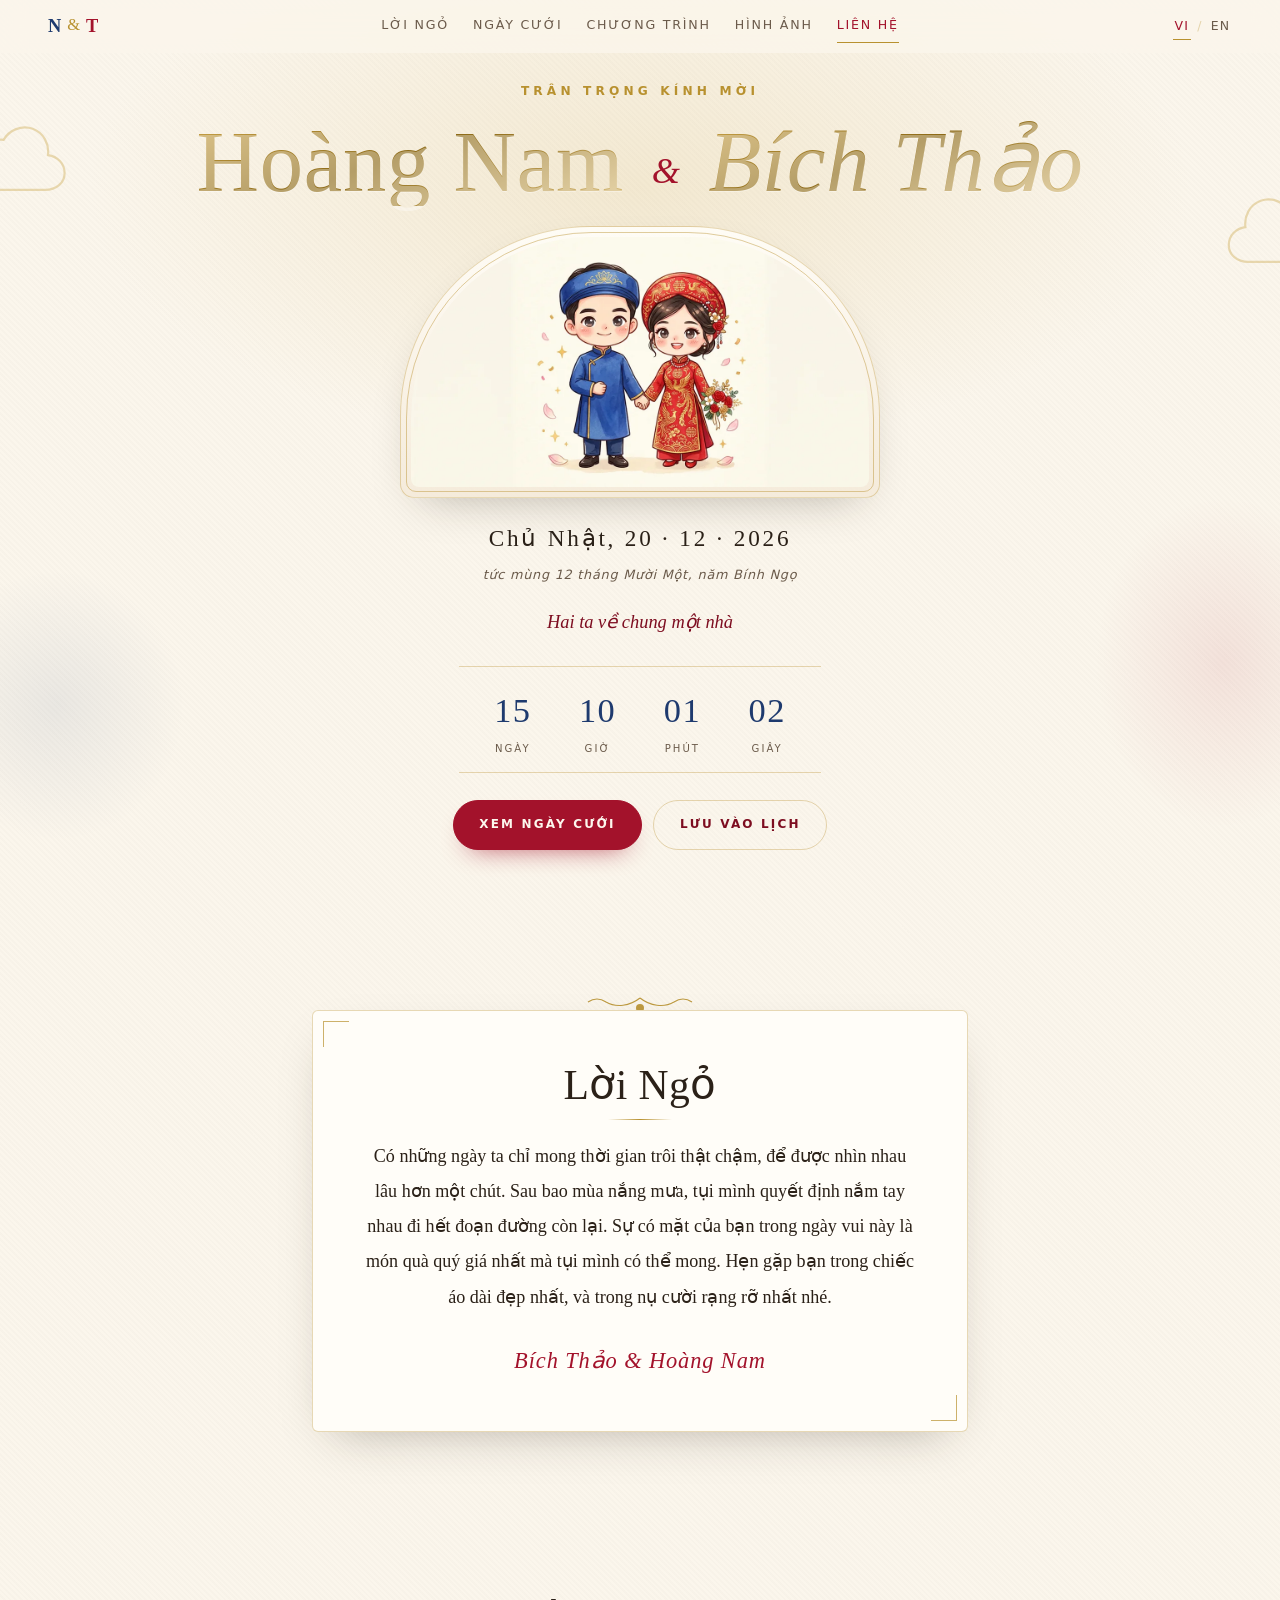
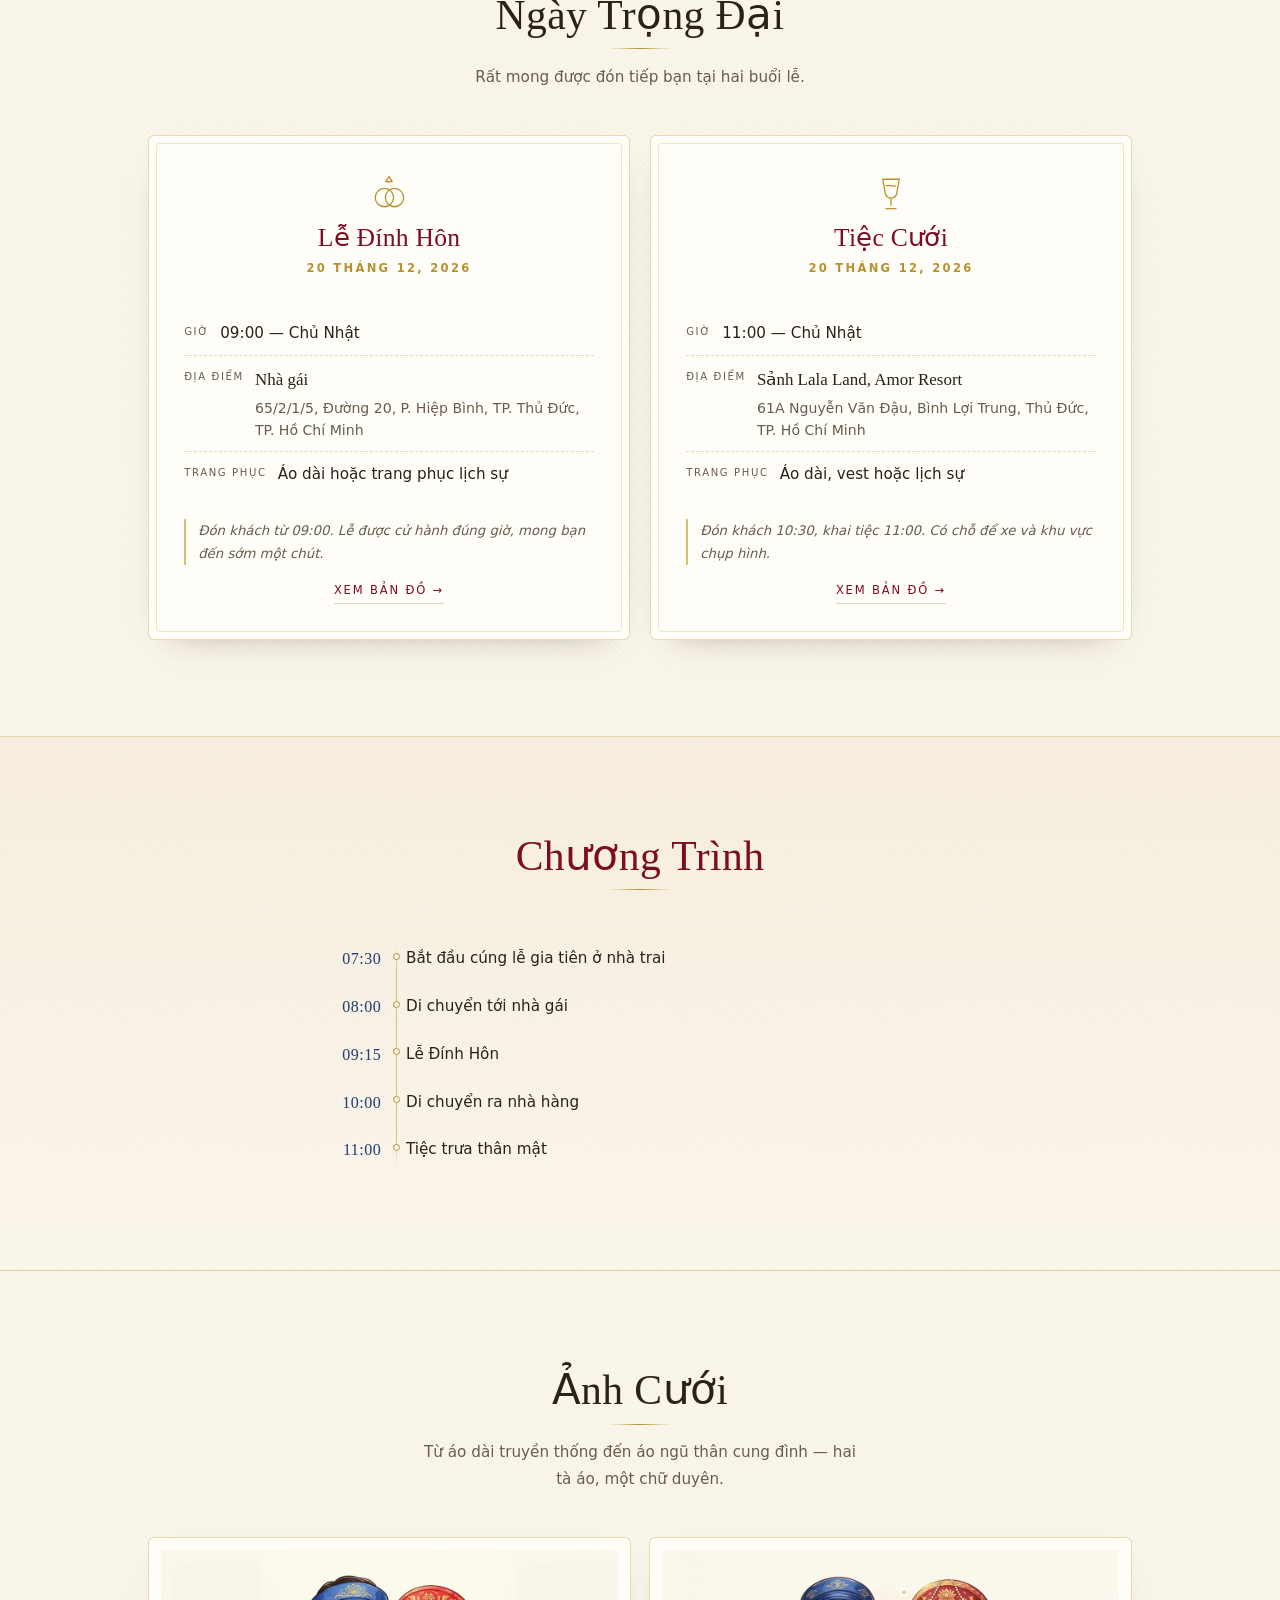
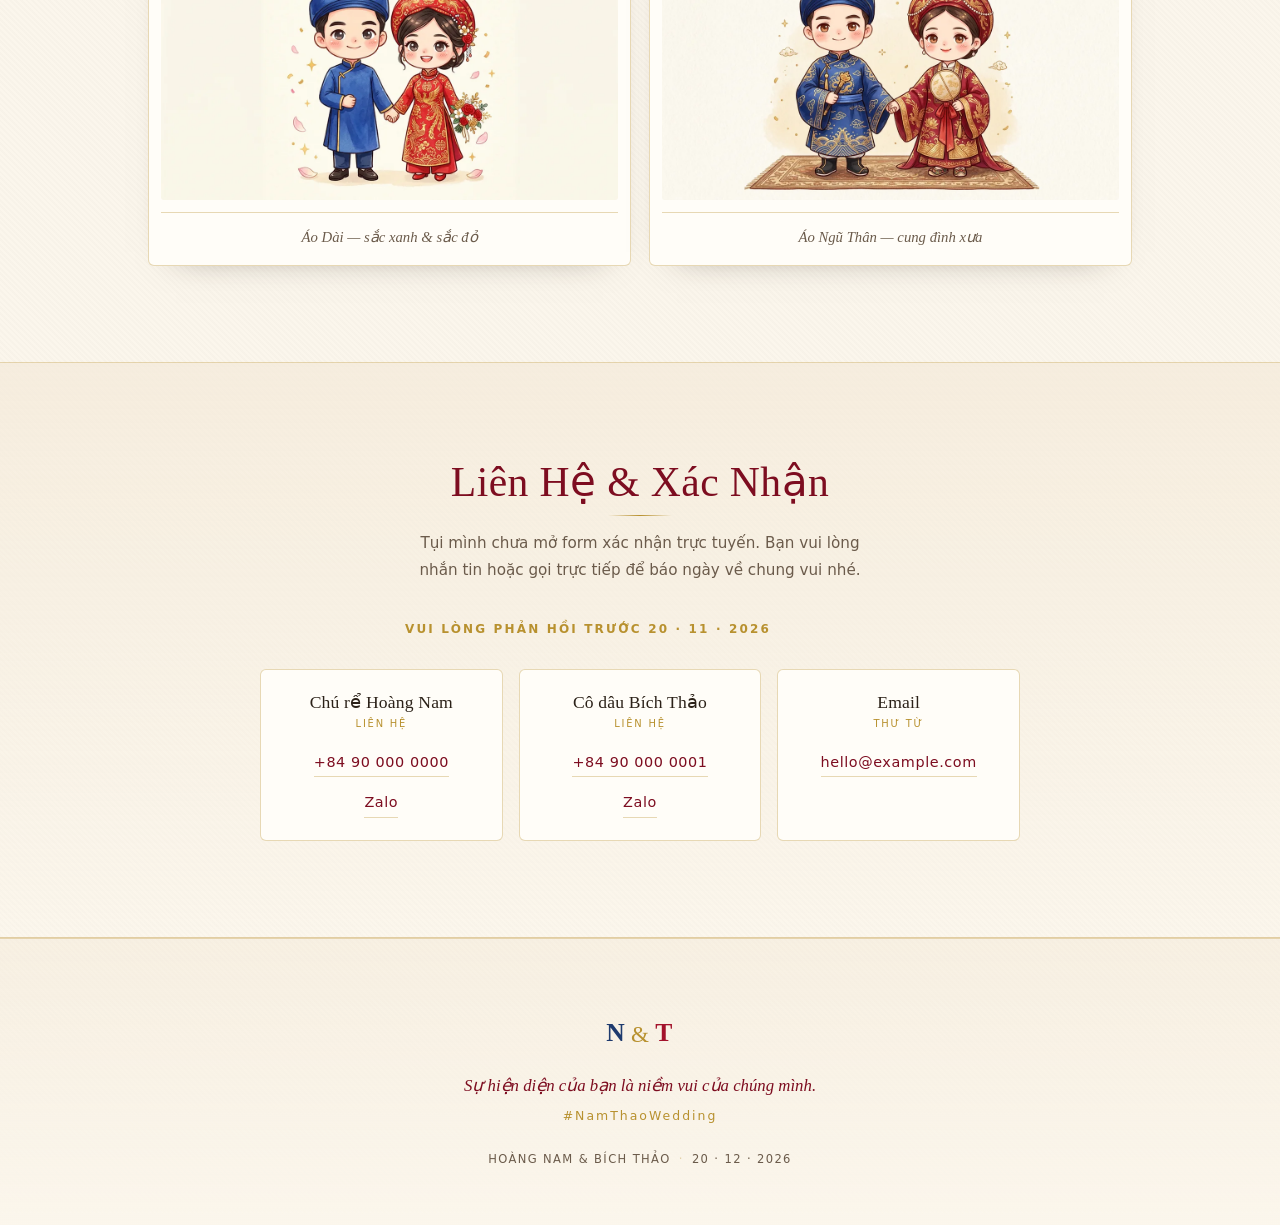
<file: wedding-site/index.html>
<!DOCTYPE html>
<html lang="vi">
<head>
<meta charset="utf-8" />
<meta name="viewport" content="width=device-width, initial-scale=1" />
<title>Bích Thảo &amp; Hoàng Nam — Thiệp Cưới</title>
<meta name="description" content="Thiệp mời đám cưới của Bích Thảo và Hoàng Nam — 20.12.2026." />
<meta name="theme-color" content="#a3122b" />

<!-- Open Graph / social sharing -->
<meta property="og:type" content="website" />
<meta property="og:title" content="Bích Thảo &amp; Hoàng Nam — Thiệp Cưới" />
<meta property="og:description" content="Trân trọng kính mời bạn đến chung vui trong ngày trọng đại của chúng mình." />
<meta property="og:image" content="assets/img/og-cover.jpg" />
<meta property="og:image:width" content="1200" />
<meta property="og:image:height" content="630" />
<meta name="twitter:card" content="summary_large_image" />

<link rel="icon" href="assets/img/favicon.svg" type="image/svg+xml" />
<link rel="stylesheet" href="assets/css/styles.css" />
</head>
<body>

<a class="skip-link" href="#letter">Bỏ qua tới nội dung</a>

<!-- ================= HEADER ================= -->
<header class="topbar" id="topbar">
  <a class="monogram" href="#hero" aria-label="Trang đầu">
    <span data-mono="left">N</span><i>&amp;</i><span data-mono="right">T</span>
  </a>

  <nav class="nav" aria-label="Điều hướng chính">
    <a href="#letter"   data-i18n="navLetter">Lời ngỏ</a>
    <a href="#details"  data-i18n="navDetails">Ngày cưới</a>
    <a href="#timeline" data-i18n="navTimeline">Chương trình</a>
    <a href="#gallery"  data-i18n="navGallery">Hình ảnh</a>
    <a href="#contact"  data-i18n="navContact">Liên hệ</a>
  </nav>

  <div class="lang" role="group" aria-label="Ngôn ngữ / Language">
    <button type="button" data-lang="vi" class="is-active">VI</button>
    <span>/</span>
    <button type="button" data-lang="en">EN</button>
  </div>
</header>

<main>

  <!-- ================= HERO ================= -->
  <section class="hero" id="hero">
    <div class="hero__ornaments" aria-hidden="true">
      <svg class="cloud cloud--l" viewBox="0 0 120 60"><path d="M12 46c-8 0-12-5-12-11s5-11 12-11c1-9 9-15 18-14 4-7 13-11 21-8 8 3 12 11 11 19 7 1 12 6 12 13s-6 12-14 12H12z"/></svg>
      <svg class="cloud cloud--r" viewBox="0 0 120 60"><path d="M12 46c-8 0-12-5-12-11s5-11 12-11c1-9 9-15 18-14 4-7 13-11 21-8 8 3 12 11 11 19 7 1 12 6 12 13s-6 12-14 12H12z"/></svg>
      <div class="petals" id="petals"></div>
    </div>

    <p class="eyebrow reveal" data-i18n="eyebrow">Trân trọng kính mời</p>

    <h1 class="names reveal">
      <span class="names__one" id="groomName">Bích Thảo</span>
      <span class="amp">&amp;</span>
      <span class="names__two" id="brideName">Hoàng Nam</span>
    </h1>

    <div class="hero__frame reveal">
      <img id="heroPortrait" src="assets/img/chibi-aodai.webp"
           alt="Cô dâu chú rể trong áo dài" width="1100" height="600" />
    </div>

    <p class="hero__date reveal">
      <span id="dateDisplay">Chủ Nhật, 20 · 12 · 2026</span>
      <span class="hero__lunar" id="lunarDate">tức mùng 12 tháng Mười Một, năm Bính Ngọ</span>
    </p>

    <p class="hero__tagline reveal" data-i18n="tagline">Hai ta về chung một nhà</p>

    <div class="countdown reveal" id="countdown" hidden>
      <div class="countdown__unit"><b id="cd-d">00</b><span data-i18n="unitDays">Ngày</span></div>
      <div class="countdown__unit"><b id="cd-h">00</b><span data-i18n="unitHours">Giờ</span></div>
      <div class="countdown__unit"><b id="cd-m">00</b><span data-i18n="unitMins">Phút</span></div>
      <div class="countdown__unit"><b id="cd-s">00</b><span data-i18n="unitSecs">Giây</span></div>
    </div>

    <div class="hero__actions reveal">
      <a class="btn btn--solid" href="#details" data-i18n="btnDetails">Xem ngày cưới</a>
      <a class="btn btn--ghost" id="icsBtn" href="#" download="hoang-nam-bich-thao.ics" data-i18n="btnCalendar">Lưu vào lịch</a>
    </div>

  </section>

  <!-- ================= LETTER ================= -->
  <section class="section section--letter" id="letter">
    <div class="ornament" aria-hidden="true">
      <svg viewBox="0 0 200 24"><path d="M100 2c10 8 24 10 34 4 6-4 12-4 18 0M100 2c-10 8-24 10-34 4-6-4-12-4-18 0" fill="none" stroke="currentColor" stroke-width="1.2"/><circle cx="100" cy="12" r="4" fill="currentColor"/></svg>
    </div>
    <div class="letter reveal">
      <h2 class="section__title" data-i18n="letterTitle">Lời Ngỏ</h2>
      <p class="letter__body" data-i18n="letterBody"></p>
      <p class="letter__sign" data-i18n="letterSign">Nam &amp; Thảo</p>
    </div>
  </section>

  <!-- ================= DETAILS ================= -->
  <section class="section" id="details">
    <div class="section__head">
      <h2 class="section__title" data-i18n="detailsTitle">Ngày Trọng Đại</h2>
      <p class="section__intro" data-i18n="detailsIntro"></p>
    </div>
    <div class="cards" id="eventCards"><!-- rendered by app.js --></div>
  </section>

  <!-- ================= TIMELINE ================= -->
  <section class="section section--band" id="timeline">
    <div class="section__head">
      <h2 class="section__title" data-i18n="timelineTitle">Chương Trình</h2>
    </div>
    <ol class="timeline" id="timelineList"><!-- rendered by app.js --></ol>
  </section>

  <!-- ================= GALLERY ================= -->
  <section class="section" id="gallery">
    <div class="section__head">
      <h2 class="section__title" data-i18n="galleryTitle">Ảnh Cưới</h2>
      <p class="section__intro" data-i18n="galleryIntro"></p>
    </div>
    <div class="gallery" id="galleryGrid"><!-- rendered by app.js --></div>
  </section>

  <!-- ================= CONTACT ================= -->
  <section class="section section--band" id="contact">
    <div class="section__head">
      <h2 class="section__title" data-i18n="contactTitle">Liên Hệ &amp; Xác Nhận</h2>
      <p class="section__intro" data-i18n="contactIntro"></p>
    </div>
    <p class="rsvp-by" id="rsvpBy"></p>
    <div class="contacts" id="contactCards"><!-- rendered by app.js --></div>
  </section>

</main>

<!-- ================= FOOTER ================= -->
<footer class="footer">
  <div class="monogram monogram--footer" aria-hidden="true"><span data-mono="left">N</span><i>&amp;</i><span data-mono="right">T</span></div>
  <p class="footer__note" data-i18n="footerNote"></p>
  <p class="footer__hash" id="hashtag"></p>
  <p class="footer__credit">
    <span id="footerNames">Bích Thảo &amp; Hoàng Nam</span>
    <span class="dot">·</span>
    <span id="footerDate">14 · 03 · 2027</span>
  </p>
</footer>

<script src="assets/js/config.js"></script>
<script src="assets/js/app.js"></script>
</body>
</html>
</file>
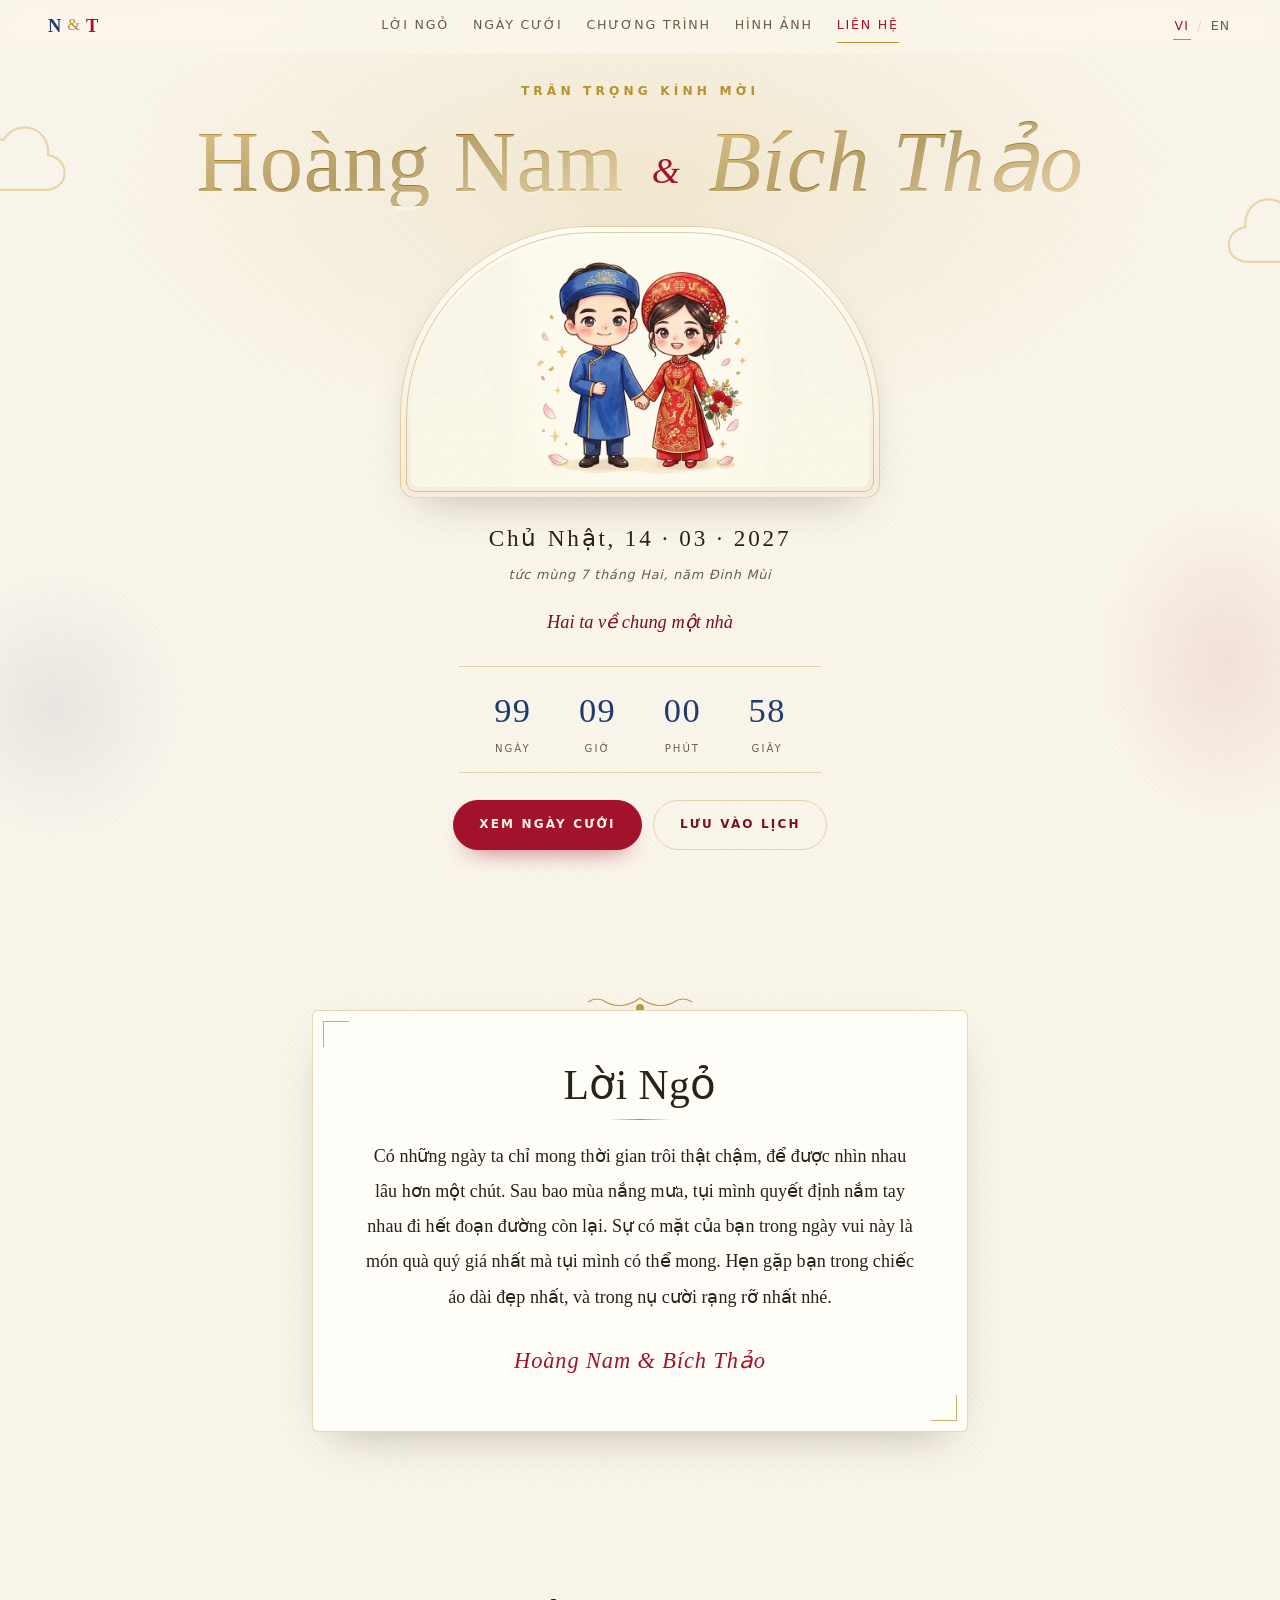
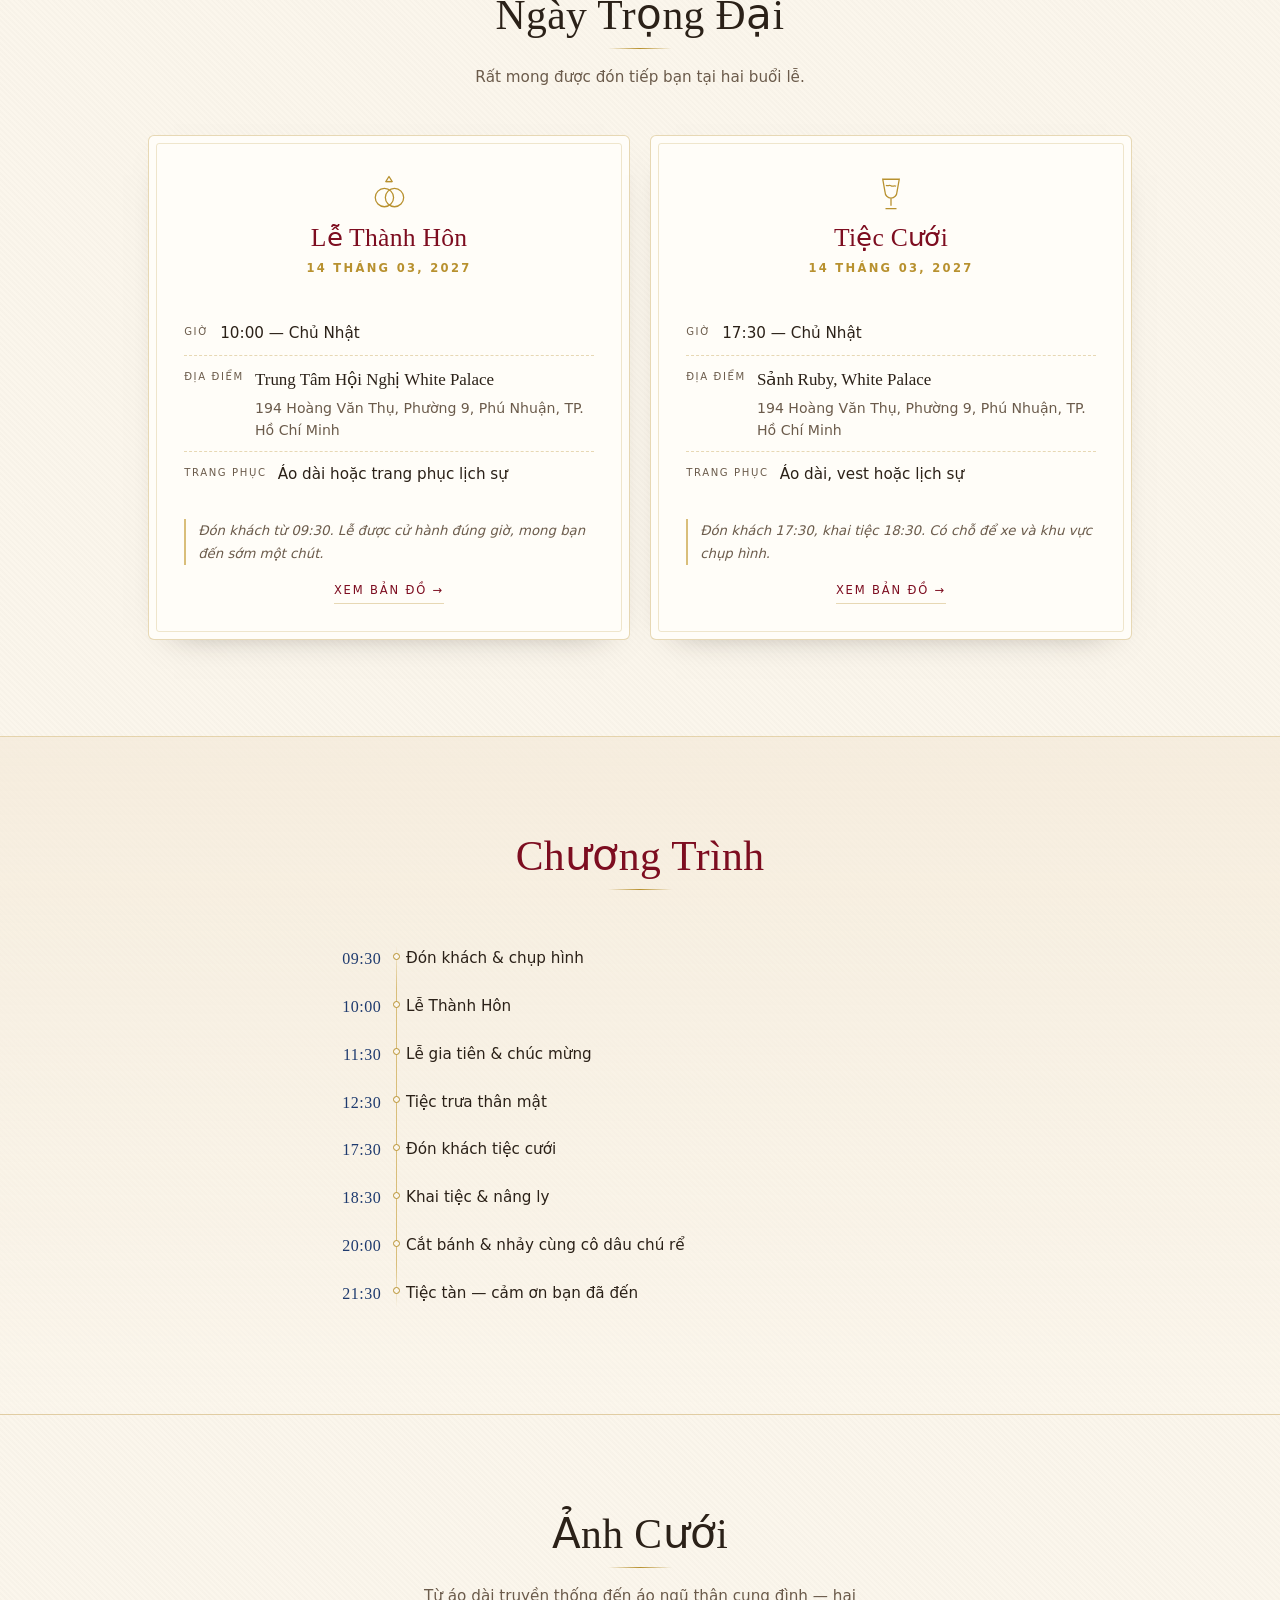
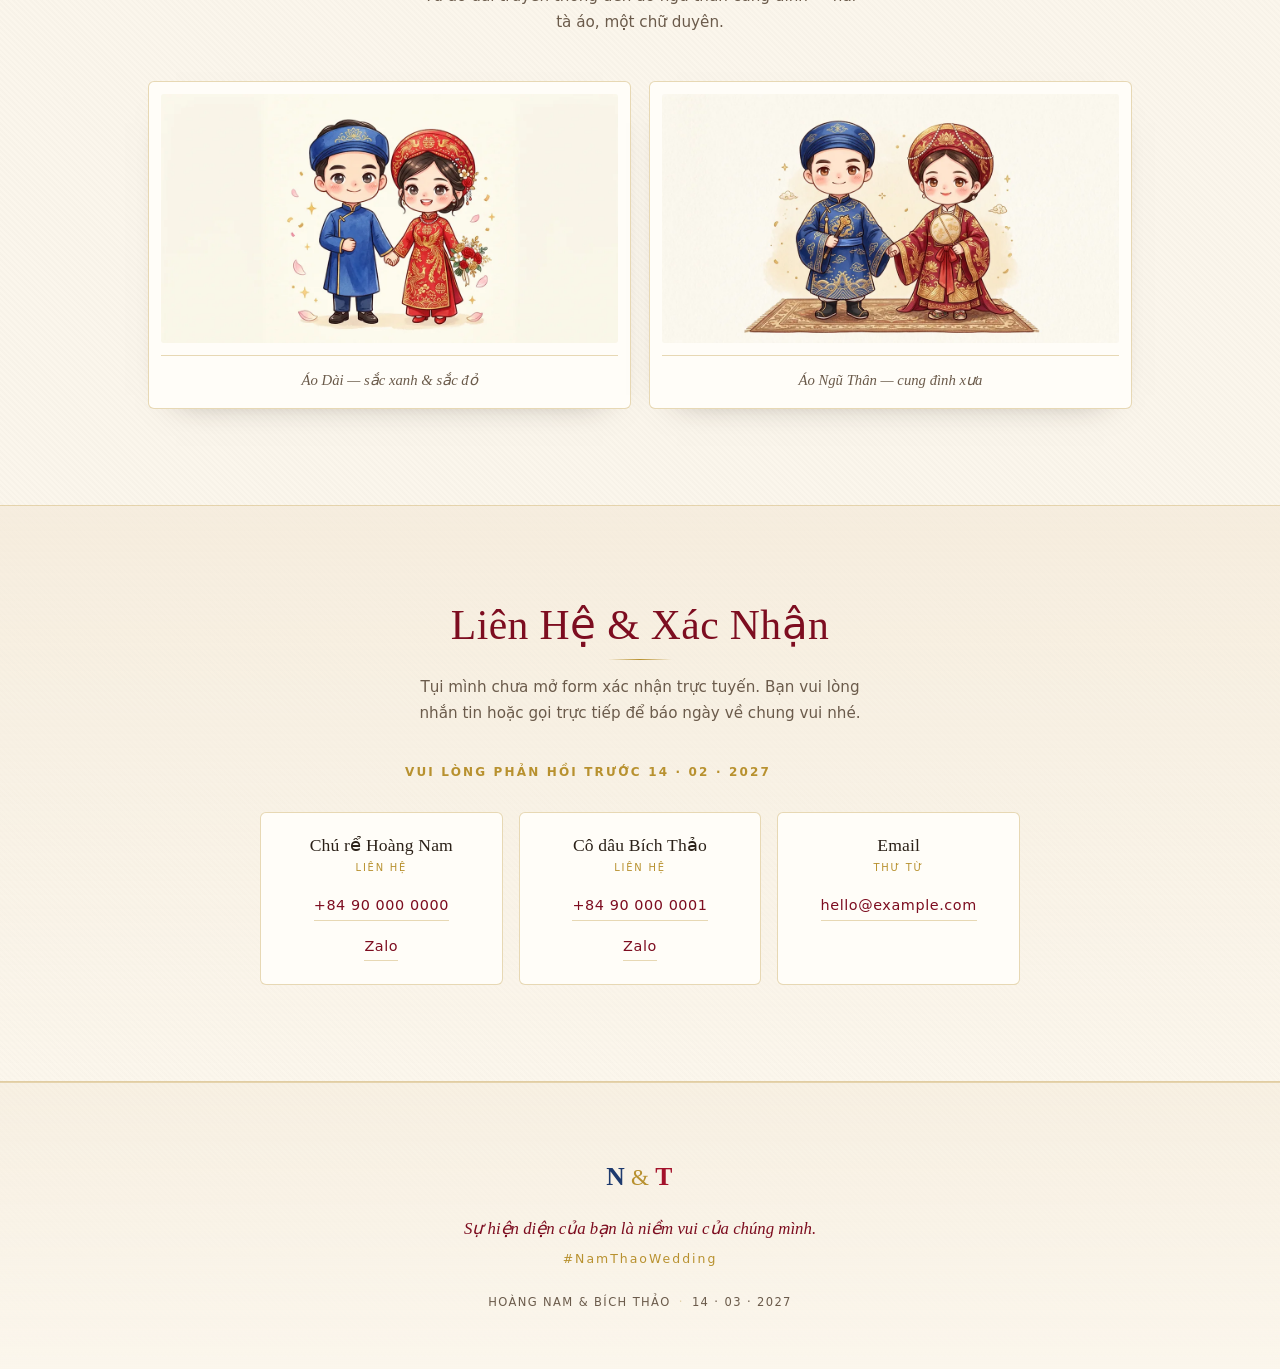
<file: wedding-preview.html>
<!DOCTYPE html>
<html lang="vi">
<head>
<meta charset="utf-8" />
<meta name="viewport" content="width=device-width, initial-scale=1" />
<title>Hoàng Nam &amp; Bích Thảo — Thiệp Cưới</title>
<meta name="description" content="Thiệp mời đám cưới của Hoàng Nam và Bích Thảo — 14.03.2027." />
<meta name="theme-color" content="#a3122b" />

<!-- Open Graph / social sharing -->
<meta property="og:type" content="website" />
<meta property="og:title" content="Hoàng Nam &amp; Bích Thảo — Thiệp Cưới" />
<meta property="og:description" content="Trân trọng kính mời bạn đến chung vui trong ngày trọng đại của chúng mình." />
<meta property="og:image:width" content="1200" />
<meta property="og:image:height" content="630" />
<meta name="twitter:card" content="summary_large_image" />

<link rel="icon" href="[data-uri]" type="image/svg+xml" />
<style>
/* ==========================================================================
   MINH & THẢO — WEDDING SITE STYLES
   Palette: ivory paper · cinnabar red · royal blue · antique gold
   No external fonts or assets: everything degrades gracefully offline.
   ========================================================================== */

:root{
  --ivory:      #fbf6ec;
  --ivory-deep: #f4ead9;
  --paper:      #fffdf8;
  --ink:        #2b2118;
  --ink-soft:   #6b5b4b;
  --red:        #a3122b;
  --red-deep:   #7d0d20;
  --blue:       #1e3a6e;
  --gold:       #b8912f;
  --gold-soft:  #d9be7a;
  --line:       rgba(184,145,47,.34);
  --shadow:     0 18px 46px -22px rgba(43,33,24,.35);

  --serif: "Iowan Old Style", "Palatino Linotype", Palatino, "Cormorant Garamond", Georgia, "Times New Roman", serif;
  --sans:  ui-sans-serif, system-ui, -apple-system, "Segoe UI", Roboto, "Helvetica Neue", Arial, sans-serif;

  --wrap: 1080px;
  --pad: clamp(1.15rem, 4vw, 3rem);
  --ease: cubic-bezier(.22,.61,.36,1);
}

*,*::before,*::after{ box-sizing:border-box; }

html{ scroll-behavior:smooth; -webkit-text-size-adjust:100%; }

body{
  margin:0;
  background:var(--ivory);
  color:var(--ink);
  font-family:var(--sans);
  font-size:clamp(1rem,.96rem + .18vw,1.075rem);
  line-height:1.75;
  overflow-x:hidden;
  /* faint woven paper texture, no network needed */
  background-image:
    radial-gradient(1200px 600px at 50% -10%, rgba(217,190,122,.20), transparent 70%),
    repeating-linear-gradient(45deg, rgba(43,33,24,.014) 0 2px, transparent 2px 4px);
}

img{ max-width:100%; display:block; height:auto; }

a{ color:var(--red-deep); text-decoration-color:var(--line); text-underline-offset:.18em; }
a:hover{ color:var(--red); }

h1,h2,h3{ font-family:var(--serif); font-weight:500; letter-spacing:.01em; line-height:1.15; margin:0; }

:focus-visible{ outline:2px solid var(--red); outline-offset:3px; border-radius:2px; }

.skip-link{
  position:absolute; left:-999px; top:.5rem; z-index:200;
  background:var(--red); color:#fff; padding:.6rem 1rem; border-radius:4px;
}
.skip-link:focus{ left:.75rem; }

/* ---------------------------------------------------------------- header */
.topbar{
  position:fixed; inset:0 0 auto 0; z-index:100;
  display:flex; align-items:center; gap:1rem;
  padding:.55rem var(--pad);
  background:rgba(251,246,236,.82);
  -webkit-backdrop-filter:saturate(140%) blur(12px);
  backdrop-filter:saturate(140%) blur(12px);
  border-bottom:1px solid transparent;
  transition:border-color .4s var(--ease), background .4s var(--ease), padding .4s var(--ease);
}
.topbar.is-stuck{ border-bottom-color:var(--line); padding-block:.35rem; }

.monogram{
  font-family:var(--serif); font-size:1.15rem; letter-spacing:.06em;
  color:var(--ink); text-decoration:none; display:inline-flex; align-items:center; gap:.3rem;
  white-space:nowrap;
}
.monogram span{ color:var(--blue); font-weight:600; }
.monogram span:last-child{ color:var(--red); }
.monogram i{ color:var(--gold); font-style:normal; font-size:.9em; }
.monogram:hover span{ color:inherit; }

.nav{ display:none; gap:1.5rem; margin-inline:auto; }
.nav a{
  font-size:.79rem; letter-spacing:.14em; text-transform:uppercase;
  color:var(--ink-soft); text-decoration:none; padding-block:.35rem;
  border-bottom:1px solid transparent; transition:color .25s, border-color .25s;
}
.nav a:hover,.nav a.is-current{ color:var(--red); border-bottom-color:var(--gold); }

.lang{
  margin-left:auto; display:inline-flex; align-items:center; gap:.4rem;
  font-size:.78rem; letter-spacing:.1em;
}
.lang span{ color:var(--line); }
.lang button{
  font:inherit; background:none; border:0; cursor:pointer; padding:.15rem .1rem;
  color:var(--ink-soft); letter-spacing:.1em; border-bottom:1px solid transparent;
  transition:color .25s,border-color .25s;
}
.lang button:hover{ color:var(--red); }
.lang button.is-active{ color:var(--red); border-bottom-color:var(--gold); }

@media (min-width:860px){
  .nav{ display:flex; }
  .lang{ margin-left:0; }
  .topbar{ display:grid; grid-template-columns:1fr auto 1fr; }
  .lang{ justify-self:end; }
}

/* ---------------------------------------------------------------- hero */
.hero{
  position:relative; isolation:isolate;
  min-height:100svh;
  display:flex; flex-direction:column; align-items:center; justify-content:center;
  gap:.7rem;
  padding:calc(4.4rem + 1vh) var(--pad) 3rem;
  text-align:center;
  overflow:hidden;
}
.hero::before{ /* soft light pool */
  content:""; position:absolute; inset:-20% -10% auto; height:120%;
  background:
    radial-gradient(closest-side at 50% 34%, rgba(217,190,122,.24), transparent 72%),
    radial-gradient(closest-side at 12% 82%, rgba(30,58,110,.08), transparent 70%),
    radial-gradient(closest-side at 88% 78%, rgba(163,18,43,.09), transparent 70%);
  z-index:-2;
}
.hero__ornaments{ position:absolute; inset:0; z-index:-1; pointer-events:none; }
.cloud{ position:absolute; width:clamp(90px,13vw,170px); fill:none; stroke:var(--gold-soft); stroke-width:1.6; opacity:.55; }
.cloud--l{ top:14%; left:-3%; transform:scaleX(1); }
.cloud--r{ top:22%; right:-4%; transform:scaleX(-1); }
@media (max-width:700px){ .cloud--r{ top:auto; bottom:12%; opacity:.35; } }

.eyebrow{
  margin:0; font-size:.76rem; letter-spacing:.34em; text-transform:uppercase;
  color:var(--gold); font-weight:600;
}

.names{
  font-size:clamp(2.8rem,9.5vw,5.4rem);
  line-height:1;
  display:flex; align-items:baseline; justify-content:center; flex-wrap:wrap;
  gap:.1em .32em;
  margin:.35rem 0 .2rem;
}
.names__one,.names__two{
  background:linear-gradient(160deg,#c9a34a 0%, #8d6a17 45%, #dcc07d 100%);
  -webkit-background-clip:text; background-clip:text; color:transparent;
  text-shadow:0 1px 0 rgba(255,255,255,.35);
}
.names__one{ color:transparent; }
.names__two{ font-style:italic; }
.names .amp{
  font-family:var(--serif); font-size:.42em; color:var(--red); font-style:italic;
  transform:translateY(-.22em);
}
.names__two{ color:transparent; }

.hero__frame{
  position:relative; width:min(480px,84vw);
  padding:10px; margin:.35rem 0 .2rem;
  background:linear-gradient(180deg, rgba(255,253,248,.92), rgba(244,234,217,.92));
  border:1px solid var(--line);
  border-radius:190px 190px 14px 14px;
  box-shadow:var(--shadow);
}
.hero__frame::after{
  content:""; position:absolute; inset:5px; border:1px solid rgba(184,145,47,.45);
  border-radius:186px 186px 10px 10px; pointer-events:none;
}
.hero__frame img{
  border-radius:180px 180px 8px 8px; width:100%;
  aspect-ratio:11/6; object-fit:cover; object-position:center 38%;
}

.hero__date{
  margin:.4rem 0 0; font-family:var(--serif); font-size:clamp(1.1rem,2.6vw,1.45rem);
  letter-spacing:.12em; color:var(--ink);
}
.hero__lunar{ display:block; margin-top:.3rem; font-family:var(--sans); font-size:.8rem;
  letter-spacing:.06em; color:var(--ink-soft); font-style:italic; }

.hero__tagline{
  margin:.55rem 0 0; font-family:var(--serif); font-style:italic;
  font-size:clamp(1rem,2.1vw,1.15rem); color:var(--red-deep); opacity:.9;
}

/* countdown */
.countdown{
  display:flex; gap:clamp(.9rem,3vw,2.2rem); justify-content:center;
  margin:1rem 0 .1rem; padding:.85rem clamp(1rem,3vw,1.8rem);
  border-block:1px solid var(--line);
}
.countdown[hidden]{ display:none; }
.countdown__unit{ display:flex; flex-direction:column; align-items:center; min-width:3.1rem; }
.countdown__unit b{
  font-family:var(--serif); font-size:clamp(1.5rem,4.4vw,2.15rem); font-weight:500;
  letter-spacing:.04em; color:var(--blue); font-variant-numeric:tabular-nums;
}
.countdown__unit span{
  font-size:.63rem; letter-spacing:.2em; text-transform:uppercase; color:var(--ink-soft);
}

.hero__actions{ display:flex; flex-wrap:wrap; gap:.7rem; justify-content:center; margin-top:.9rem; }

.btn{
  display:inline-flex; align-items:center; gap:.5rem;
  font-size:.75rem; letter-spacing:.18em; text-transform:uppercase; font-weight:600;
  padding:.85rem 1.6rem; border-radius:999px; text-decoration:none;
  border:1px solid var(--red); transition:transform .3s var(--ease), box-shadow .3s, background .3s, color .3s;
}
.btn--solid{ background:var(--red); color:#fdf7ee; box-shadow:0 12px 26px -16px rgba(163,18,43,.9); }
.btn--solid:hover{ background:var(--red-deep); color:#fff; transform:translateY(-2px); }
.btn--ghost{ background:transparent; color:var(--red-deep); border-color:var(--line); }
.btn--ghost:hover{ border-color:var(--red); background:rgba(163,18,43,.05); transform:translateY(-2px); }

@keyframes fall{
  0%{ transform:translate3d(0,0,0) rotate(0deg); opacity:0; }
  10%{ opacity:.55; }
  100%{ transform:translate3d(var(--drift,40px), 108vh, 0) rotate(420deg); opacity:0; }
}

/* ---------------------------------------------------------------- sections */
.section{
  max-width:var(--wrap); margin-inline:auto;
  padding:clamp(3.5rem,8vw,6rem) var(--pad);
  scroll-margin-top:4.5rem;
}
.section--band{
  max-width:none;
  background:linear-gradient(180deg, rgba(244,234,217,.72), rgba(251,246,236,.4));
  border-block:1px solid var(--line);
}
.section--band > *{ max-width:var(--wrap); margin-inline:auto; }

.section--letter{ text-align:center; padding-bottom:clamp(2.5rem,6vw,4rem); }
.ornament{ color:var(--gold); max-width:200px; margin:0 auto -1.2rem; opacity:.9; }
.ornament svg{ width:100%; height:auto; }

.section__head{ text-align:center; margin-bottom:clamp(1.8rem,4vw,2.8rem); }
.section__title{
  font-size:clamp(1.75rem,4.6vw,2.6rem); color:var(--ink);
  position:relative; display:inline-block; padding-bottom:.6rem;
}
.section__title::after{
  content:""; position:absolute; left:50%; bottom:0; transform:translateX(-50%);
  width:64px; height:1px; background:linear-gradient(90deg,transparent,var(--gold),transparent);
}
.section__intro{
  max-width:46ch; margin:.9rem auto 0; color:var(--ink-soft); font-size:.95rem;
}
.section--band .section__title{ color:var(--red-deep); }

/* letter */
.letter{
  max-width:60ch; margin-inline:auto;
  background:var(--paper); border:1px solid var(--line); border-radius:6px;
  padding:clamp(1.8rem,5vw,3.2rem);
  box-shadow:var(--shadow); position:relative;
}
.letter::before,.letter::after{
  content:""; position:absolute; width:26px; height:26px; border:1px solid var(--gold); opacity:.7;
}
.letter::before{ top:10px; left:10px; border-right:0; border-bottom:0; }
.letter::after{ bottom:10px; right:10px; border-left:0; border-top:0; }
.letter__body{
  font-family:var(--serif); font-size:clamp(1rem,1.9vw,1.13rem); line-height:1.95;
  color:var(--ink); white-space:pre-line; margin:1.2rem 0 1.6rem;
}
.letter__sign{
  font-family:var(--serif); font-style:italic; font-size:1.4rem; color:var(--red);
  margin:0; letter-spacing:.04em;
}

/* ---------------------------------------------------------------- event cards */
.cards{
  display:grid; gap:1.25rem;
  grid-template-columns:repeat(auto-fit,minmax(min(100%,290px),1fr));
}
.card{
  position:relative; display:flex; flex-direction:column;
  background:var(--paper); border:1px solid var(--line); border-radius:6px;
  padding:clamp(1.5rem,3.5vw,2.2rem);
  box-shadow:0 14px 34px -26px rgba(43,33,24,.5);
  transition:transform .4s var(--ease), box-shadow .4s var(--ease);
}
.card:hover{ transform:translateY(-4px); box-shadow:var(--shadow); }
.card::before{
  content:""; position:absolute; inset:7px; border:1px solid rgba(184,145,47,.22);
  border-radius:3px; pointer-events:none;
}
.card__icon{ width:44px; height:44px; margin:0 auto .3rem; color:var(--gold); }
.card__icon svg{ width:100%; height:100%; }
.card__title{
  font-size:clamp(1.3rem,3vw,1.6rem); color:var(--red-deep); text-align:center;
  margin:0 0 .1rem;
}
.card__date{
  text-align:center; margin:.3rem 0 .95rem;
  font-size:.72rem; letter-spacing:.2em; text-transform:uppercase;
  color:var(--gold); font-weight:600;
}
.card__row{
  display:grid; grid-template-columns:auto 1fr; gap:.15rem .7rem; align-items:start;
  padding-block:.55rem; border-top:1px dashed var(--line); margin:0;
}
.card__row:first-of-type{ border-top:0; }
.card__row dt{
  font-size:.63rem; letter-spacing:.16em; text-transform:uppercase; color:var(--ink-soft);
  padding-top:.22rem; white-space:nowrap;
}
.card__row dd{ margin:0; font-size:.95rem; color:var(--ink); }
.card__venue{ font-family:var(--serif); font-size:1.06rem; display:block; }
.card__addr{ display:block; font-size:.88rem; line-height:1.6; color:var(--ink-soft); margin-top:.15rem; }
.card__icon + .card__title{ margin-top:.15rem; }
.card__note{
  margin:.9rem 0 0; font-size:.83rem; color:var(--ink-soft); font-style:italic;
  border-left:2px solid var(--gold-soft); padding-left:.75rem;
  margin-top:.35rem;
}
.card__map{
  margin-top:.95rem; align-self:center;
  font-size:.72rem; letter-spacing:.16em; text-transform:uppercase;
  color:var(--red-deep); text-decoration:none; border-bottom:1px solid var(--line);
  padding-bottom:.15rem; transition:border-color .25s,color .25s;
}
.card__map:hover{ color:var(--red); border-bottom-color:var(--red); }

/* ---------------------------------------------------------------- timeline */
.timeline{
  list-style:none; margin:0 auto; padding:0; max-width:620px;
  position:relative; counter-reset:step;
}
.timeline::before{
  content:""; position:absolute; left:4.15rem; top:.6rem; bottom:.6rem; width:1px;
  background:linear-gradient(180deg, transparent, var(--gold-soft) 12%, var(--gold-soft) 88%, transparent);
}
.timeline li{
  display:grid; grid-template-columns:3.2rem 1fr; gap:1.4rem;
  padding:.62rem 0; position:relative;
}
.timeline li::before{
  content:""; position:absolute; left:calc(4.15rem - 3.5px); top:1.09rem;
  z-index:1;
  width:7px; height:7px; border-radius:50%; background:var(--ivory);
  border:1.5px solid var(--gold);
}
.tl-time{
  font-family:var(--serif); font-size:1rem; color:var(--blue); text-align:right;
  font-variant-numeric:tabular-nums; letter-spacing:.03em;
}
.tl-text{ font-size:.95rem; color:var(--ink); padding-left:.15rem; }
.timeline li:hover .tl-text{ color:var(--red-deep); }

/* ---------------------------------------------------------------- gallery */
.gallery{
  display:grid; gap:1.1rem;
  grid-template-columns:repeat(auto-fit,minmax(min(100%,320px),1fr));
}
.shot{
  margin:0; background:var(--paper); border:1px solid var(--line); border-radius:6px;
  padding:12px 12px 0; box-shadow:0 14px 34px -28px rgba(43,33,24,.55);
  transition:transform .45s var(--ease), box-shadow .45s var(--ease);
}
.shot:hover{ transform:translateY(-5px) rotate(-.35deg); box-shadow:var(--shadow); }
.shot img{ border-radius:3px; width:100%; aspect-ratio:11/6; object-fit:cover; }
.shot figcaption{
  text-align:center; font-family:var(--serif); font-style:italic;
  font-size:.92rem; color:var(--ink-soft); padding:.75rem .5rem .9rem;
  border-top:1px solid var(--line); margin-top:12px;
}

/* ---------------------------------------------------------------- contact */
.rsvp-by{
  text-align:center; font-size:.75rem; letter-spacing:.18em; text-transform:uppercase;
  color:var(--gold); font-weight:600; margin:-.6rem 0 1.8rem;
}
.contacts{
  display:grid; gap:1rem; grid-template-columns:repeat(auto-fit,minmax(min(100%,240px),1fr));
  max-width:760px; margin-inline:auto;
}
.contact{
  text-align:center; background:var(--paper); border:1px solid var(--line);
  border-radius:6px; padding:1.4rem 1rem;
}
.contact h3{
  font-size:1.1rem; color:var(--ink); margin:0 0 .2rem; font-family:var(--serif);
}
.contact .role{
  display:block; font-size:.62rem; letter-spacing:.18em; text-transform:uppercase;
  color:var(--gold); margin-bottom:.8rem;
}
.contact a{
  display:inline-block; font-size:.9rem; color:var(--red-deep); text-decoration:none;
  letter-spacing:.04em; border-bottom:1px solid var(--line); padding-bottom:.1rem;
}
.contact a:hover{ color:var(--red); border-bottom-color:var(--red); }
.contact .sep{ display:block; height:.55rem; }

/* ---------------------------------------------------------------- footer */
.footer{
  text-align:center; padding:clamp(3rem,6vw,4.5rem) var(--pad) 3.5rem;
  background:linear-gradient(180deg, rgba(244,234,217,.5), rgba(251,246,236,1));
  border-top:1px solid var(--line);
}
.monogram--footer{ font-size:1.6rem; margin-bottom:.6rem; }
.footer__note{ font-family:var(--serif); font-style:italic; font-size:1.05rem; color:var(--red-deep); margin:.3rem 0; }
.footer__hash{ font-size:.78rem; letter-spacing:.16em; color:var(--gold); margin:.3rem 0 1.4rem; }
.footer__credit{
  font-size:.72rem; letter-spacing:.12em; color:var(--ink-soft); margin:0;
  display:flex; gap:.5rem; justify-content:center; flex-wrap:wrap; text-transform:uppercase;
}
.footer__credit .dot{ color:var(--line); }

/* ---------------------------------------------------------------- reveal */
.reveal{ opacity:0; transform:translateY(18px); transition:opacity .8s var(--ease), transform .8s var(--ease); }
.reveal.is-in{ opacity:1; transform:none; }

@media (prefers-reduced-motion:reduce){
  html{ scroll-behavior:auto; }
  .reveal{ opacity:1; transform:none; transition:none; }
  .petal{ display:none; }
  *{ animation-duration:.001ms !important; animation-iteration-count:1 !important; }
}

/* ---------------------------------------------------------------- small screens */
@media (max-width:520px){
  .hero{ justify-content:flex-start; padding-top:5.2rem; }
  .countdown__unit{ min-width:2.6rem; }
  .timeline::before{ left:3.35rem; }
  .timeline li{ grid-template-columns:2.6rem 1fr; gap:1.1rem; }
  .timeline li::before{ left:calc(3.35rem - 3.5px); }
  .hero__frame{ border-radius:120px 120px 12px 12px; }
  .hero__frame img{ border-radius:112px 112px 8px 8px; }
  .hero__frame::after{ border-radius:116px 116px 9px 9px; }
}

/* ---------------------------------------------------------------- print */
@media print{
  .topbar,.hero__actions,.petals,.cloud,.countdown,.hero__ornaments{ display:none !important; }
  body{ background:#fff; color:#000; }
  .hero{ min-height:auto; padding-top:1cm; page-break-after:always; }
  .section{ padding-block:1cm; page-break-inside:avoid; }
  .card,.letter,.shot{ box-shadow:none; }
  a{ text-decoration:none; color:#000; }
}

</style>
</head>
<body>

<a class="skip-link" href="#letter">Bỏ qua tới nội dung</a>

<!-- ================= HEADER ================= -->
<header class="topbar" id="topbar">
  <a class="monogram" href="#hero" aria-label="Trang đầu">
    <span data-mono="left">N</span><i>&amp;</i><span data-mono="right">T</span>
  </a>

  <nav class="nav" aria-label="Điều hướng chính">
    <a href="#letter"   data-i18n="navLetter">Lời ngỏ</a>
    <a href="#details"  data-i18n="navDetails">Ngày cưới</a>
    <a href="#timeline" data-i18n="navTimeline">Chương trình</a>
    <a href="#gallery"  data-i18n="navGallery">Hình ảnh</a>
    <a href="#contact"  data-i18n="navContact">Liên hệ</a>
  </nav>

  <div class="lang" role="group" aria-label="Ngôn ngữ / Language">
    <button type="button" data-lang="vi" class="is-active">VI</button>
    <span>/</span>
    <button type="button" data-lang="en">EN</button>
  </div>
</header>

<main>

  <!-- ================= HERO ================= -->
  <section class="hero" id="hero">
    <div class="hero__ornaments" aria-hidden="true">
      <svg class="cloud cloud--l" viewBox="0 0 120 60"><path d="M12 46c-8 0-12-5-12-11s5-11 12-11c1-9 9-15 18-14 4-7 13-11 21-8 8 3 12 11 11 19 7 1 12 6 12 13s-6 12-14 12H12z"/></svg>
      <svg class="cloud cloud--r" viewBox="0 0 120 60"><path d="M12 46c-8 0-12-5-12-11s5-11 12-11c1-9 9-15 18-14 4-7 13-11 21-8 8 3 12 11 11 19 7 1 12 6 12 13s-6 12-14 12H12z"/></svg>
      <div class="petals" id="petals"></div>
    </div>

    <p class="eyebrow reveal" data-i18n="eyebrow">Trân trọng kính mời</p>

    <h1 class="names reveal">
      <span class="names__one" id="groomName">Hoàng Nam</span>
      <span class="amp">&amp;</span>
      <span class="names__two" id="brideName">Bích Thảo</span>
    </h1>

    <div class="hero__frame reveal">
      <img id="heroPortrait" src="[data-uri]"
           alt="Cô dâu chú rể trong áo dài" width="1100" height="600" />
    </div>

    <p class="hero__date reveal">
      <span id="dateDisplay">Chủ Nhật, 14 · 03 · 2027</span>
      <span class="hero__lunar" id="lunarDate">tức mùng 7 tháng Hai, năm Đinh Mùi</span>
    </p>

    <p class="hero__tagline reveal" data-i18n="tagline">Hai ta về chung một nhà</p>

    <div class="countdown reveal" id="countdown" hidden>
      <div class="countdown__unit"><b id="cd-d">00</b><span data-i18n="unitDays">Ngày</span></div>
      <div class="countdown__unit"><b id="cd-h">00</b><span data-i18n="unitHours">Giờ</span></div>
      <div class="countdown__unit"><b id="cd-m">00</b><span data-i18n="unitMins">Phút</span></div>
      <div class="countdown__unit"><b id="cd-s">00</b><span data-i18n="unitSecs">Giây</span></div>
    </div>

    <div class="hero__actions reveal">
      <a class="btn btn--solid" href="#details" data-i18n="btnDetails">Xem ngày cưới</a>
      <a class="btn btn--ghost" id="icsBtn" href="#" download="hoang-nam-bich-thao.ics" data-i18n="btnCalendar">Lưu vào lịch</a>
    </div>

  </section>

  <!-- ================= LETTER ================= -->
  <section class="section section--letter" id="letter">
    <div class="ornament" aria-hidden="true">
      <svg viewBox="0 0 200 24"><path d="M100 2c10 8 24 10 34 4 6-4 12-4 18 0M100 2c-10 8-24 10-34 4-6-4-12-4-18 0" fill="none" stroke="currentColor" stroke-width="1.2"/><circle cx="100" cy="12" r="4" fill="currentColor"/></svg>
    </div>
    <div class="letter reveal">
      <h2 class="section__title" data-i18n="letterTitle">Lời Ngỏ</h2>
      <p class="letter__body" data-i18n="letterBody"></p>
      <p class="letter__sign" data-i18n="letterSign">Minh &amp; Thảo</p>
    </div>
  </section>

  <!-- ================= DETAILS ================= -->
  <section class="section" id="details">
    <div class="section__head">
      <h2 class="section__title" data-i18n="detailsTitle">Ngày Trọng Đại</h2>
      <p class="section__intro" data-i18n="detailsIntro"></p>
    </div>
    <div class="cards" id="eventCards"><!-- rendered by app.js --></div>
  </section>

  <!-- ================= TIMELINE ================= -->
  <section class="section section--band" id="timeline">
    <div class="section__head">
      <h2 class="section__title" data-i18n="timelineTitle">Chương Trình</h2>
    </div>
    <ol class="timeline" id="timelineList"><!-- rendered by app.js --></ol>
  </section>

  <!-- ================= GALLERY ================= -->
  <section class="section" id="gallery">
    <div class="section__head">
      <h2 class="section__title" data-i18n="galleryTitle">Ảnh Cưới</h2>
      <p class="section__intro" data-i18n="galleryIntro"></p>
    </div>
    <div class="gallery" id="galleryGrid"><!-- rendered by app.js --></div>
  </section>

  <!-- ================= CONTACT ================= -->
  <section class="section section--band" id="contact">
    <div class="section__head">
      <h2 class="section__title" data-i18n="contactTitle">Liên Hệ &amp; Xác Nhận</h2>
      <p class="section__intro" data-i18n="contactIntro"></p>
    </div>
    <p class="rsvp-by" id="rsvpBy"></p>
    <div class="contacts" id="contactCards"><!-- rendered by app.js --></div>
  </section>

</main>

<!-- ================= FOOTER ================= -->
<footer class="footer">
  <div class="monogram monogram--footer" aria-hidden="true"><span data-mono="left">N</span><i>&amp;</i><span data-mono="right">T</span></div>
  <p class="footer__note" data-i18n="footerNote"></p>
  <p class="footer__hash" id="hashtag"></p>
  <p class="footer__credit">
    <span id="footerNames">Hoàng Nam &amp; Bích Thảo</span>
    <span class="dot">·</span>
    <span id="footerDate">14 · 03 · 2027</span>
  </p>
</footer>

<script>
/* ==========================================================================
   WEDDING WEBSITE — CONFIG
   --------------------------------------------------------------------------
   This is the ONLY file you need to edit. Every name, date, address and
   sentence on the site lives here. Text is written as { vi: "...", en: "..." }
   so the VI / EN toggle in the header works automatically.

   Anything marked  // TODO  is sample data — replace it with your own.
   ========================================================================== */

window.WEDDING_CONFIG = {
  /* --- The couple ------------------------------------------------------- */
  couple: {
    groom: {
      short: { vi: "Hoàng Nam", en: "Hoàng Nam" },              // shown in the hero
      full:  { vi: "Vũ Hoàng Nam", en: "Vu Hoang Nam" },
      role:  { vi: "Chú rể", en: "The Groom" },
      monogram: "N",
    },
    bride: {
      short: { vi: "Bích Thảo", en: "Bích Thảo" },
      full:  { vi: "Ngô Thị Bích Thảo", en: "Ngo Thi Bich Thao" },
      role:  { vi: "Cô dâu", en: "The Bride" },
      monogram: "T",
    },
    hashtag: "#NamThaoWedding",
  },

  /* --- When ------------------------------------------------------------- */
  // ISO 8601 with the Vietnam offset (+07:00). Drives the countdown + calendar.
  dateISO: "2027-03-14T10:00:00+07:00",                        // TODO
  dateDisplay: { vi: "Chủ Nhật, 14 · 03 · 2027", en: "Sunday, 14 March 2027" }, // TODO
  dateDisplayShort: { vi: "14 · 03 · 2027", en: "14.03.2027" },  // TODO (footer)
  lunarDate:   { vi: "tức mùng 7 tháng Hai, năm Đinh Mùi",
                 en: "7th day of the 2nd lunar month, Year of the Goat" },       // TODO

  /* --- Headlines -------------------------------------------------------- */
  copy: {
    htmlTitle: { vi: "Hoàng Nam & Bích Thảo — Thiệp Cưới", en: "Hoàng Nam & Bích Thảo — Wedding Invitation" },
    eyebrow:   { vi: "Trân trọng kính mời", en: "Together with their families" },
    saveTheDate: { vi: "Save the Date", en: "Save the Date" },
    scroll:    { vi: "Cuộn xuống", en: "Scroll" },
    tagline:   { vi: "Hai ta về chung một nhà",
                 en: "Two families, one home" },

    /* The invitation letter */
    letterTitle: { vi: "Lời Ngỏ", en: "A Note For You" },
    letterBody: {
      vi: "Có những ngày ta chỉ mong thời gian trôi thật chậm, để được nhìn nhau lâu hơn một chút. " +
          "Sau bao mùa nắng mưa, tụi mình quyết định nắm tay nhau đi hết đoạn đường còn lại. " +
          "Sự có mặt của bạn trong ngày vui này là món quà quý giá nhất mà tụi mình có thể mong. " +
          "Hẹn gặp bạn trong chiếc áo dài đẹp nhất, và trong nụ cười rạng rỡ nhất nhé.",
      en: "Some days you wish time would slow down, just so you could look at each other a little longer. " +
          "After many seasons together, we have decided to hold hands for the rest of the road. " +
          "Your presence on our happiest day is the most precious gift we could ask for. " +
          "Come in your finest áo dài, and bring your brightest smile.",
    },
    letterSign: { vi: "Hoàng Nam & Bích Thảo", en: "Hoàng Nam & Bích Thảo" },

    /* Section headings */
    detailsTitle:  { vi: "Ngày Trọng Đại", en: "The Big Day" },
    detailsIntro:  { vi: "Rất mong được đón tiếp bạn tại hai buổi lễ.",
                     en: "We would be honoured to welcome you to both celebrations." },
    timelineTitle: { vi: "Chương Trình", en: "Order of the Day" },
    galleryTitle:  { vi: "Ảnh Cưới", en: "Our Portraits" },
    galleryIntro:  { vi: "Từ áo dài truyền thống đến áo ngũ thân cung đình — hai tà áo, một chữ duyên.",
                     en: "From the classic áo dài to imperial five-panel robes — two hems, one destiny." },
    contactTitle:  { vi: "Liên Hệ & Xác Nhận", en: "Contact & Confirmation" },
    contactIntro:  { vi: "Tụi mình chưa mở form xác nhận trực tuyến. Bạn vui lòng nhắn tin hoặc gọi trực tiếp để báo ngày về chung vui nhé.",
                     en: "There is no online RSVP form — simply message or call us to let us know you are coming." },
    footerNote:    { vi: "Sự hiện diện của bạn là niềm vui của chúng mình.",
                     en: "Your presence is our joy." },
  },

  /* --- The events ------------------------------------------------------- */
  // Add, remove or reorder freely — the cards render in order.
  events: [
    {
      icon: "rings",                                          // rings | cup
      startISO: "2027-03-14T10:00:00+07:00",                  // TODO (used by "Add to calendar")
      endISO:   "2027-03-14T13:00:00+07:00",
      title:   { vi: "Lễ Thành Hôn", en: "Wedding Ceremony" }, // TODO
      time:    { vi: "10:00 — Chủ Nhật", en: "10:00 AM — Sunday" },
      date:    { vi: "14 tháng 03, 2027", en: "14 March 2027" },
      venue:   { vi: "Trung Tâm Hội Nghị White Palace", en: "White Palace Convention Center" }, // TODO
      address: { vi: "194 Hoàng Văn Thụ, Phường 9, Phú Nhuận, TP. Hồ Chí Minh",
                 en: "194 Hoang Van Thu, Ward 9, Phu Nhuan, Ho Chi Minh City" },                 // TODO
      dress:   { vi: "Áo dài hoặc trang phục lịch sự", en: "Áo dài or smart-casual" },
      note:    { vi: "Đón khách từ 09:30. Lễ được cử hành đúng giờ, mong bạn đến sớm một chút.",
                 en: "Doors open at 09:30. The ceremony starts on time — please arrive a little early." },
      mapUrl:  "https://maps.app.goo.gl/",                   // TODO: paste a Google Maps share link
    },
    {
      icon: "cup",
      startISO: "2027-03-14T17:30:00+07:00",                  // TODO
      endISO:   "2027-03-14T21:30:00+07:00",
      title:   { vi: "Tiệc Cưới", en: "Wedding Reception" }, // TODO
      time:    { vi: "17:30 — Chủ Nhật", en: "5:30 PM — Sunday" },
      date:    { vi: "14 tháng 03, 2027", en: "14 March 2027" },
      venue:   { vi: "Sảnh Ruby, White Palace", en: "Ruby Hall, White Palace" },                  // TODO
      address: { vi: "194 Hoàng Văn Thụ, Phường 9, Phú Nhuận, TP. Hồ Chí Minh",
                 en: "194 Hoang Van Thu, Ward 9, Phu Nhuan, Ho Chi Minh City" },                 // TODO
      dress:   { vi: "Áo dài, vest hoặc lịch sự", en: "Áo dài, suit or smart-casual" },
      note:    { vi: "Đón khách 17:30, khai tiệc 18:30. Có chỗ để xe và khu vực chụp hình.",
                 en: "Reception at 17:30, dinner at 18:30. Parking and a photo corner are available." },
      mapUrl:  "https://maps.app.goo.gl/",                   // TODO
    },
  ],

  /* --- Timeline --------------------------------------------------------- */
  timeline: [
    { time: "09:30", text: { vi: "Đón khách & chụp hình", en: "Guest arrival & photos" } },
    { time: "10:00", text: { vi: "Lễ Thành Hôn", en: "Wedding ceremony" } },
    { time: "11:30", text: { vi: "Lễ gia tiên & chúc mừng", en: "Ancestral rites & congratulations" } },
    { time: "12:30", text: { vi: "Tiệc trưa thân mật", en: "Intimate lunch" } },
    { time: "17:30", text: { vi: "Đón khách tiệc cưới", en: "Reception welcome" } },
    { time: "18:30", text: { vi: "Khai tiệc & nâng ly", en: "Dinner & toasts" } },
    { time: "20:00", text: { vi: "Cắt bánh & nhảy cùng cô dâu chú rể", en: "Cake cutting & first dance" } },
    { time: "21:30", text: { vi: "Tiệc tàn — cảm ơn bạn đã đến", en: "Farewell — thank you for coming" } },
  ],

  /* --- Portraits / gallery ---------------------------------------------- */
  gallery: [
    { src: "[data-uri]", alt: { vi: "Cô dâu chú rể trong áo dài", en: "The couple in áo dài" },
      caption: { vi: "Áo Dài — sắc xanh & sắc đỏ", en: "Áo Dài — blue & red" } },
    { src: "[data-uri]", alt: { vi: "Cô dâu chú rể trong áo ngũ thân cung đình", en: "The couple in imperial áo ngũ thân" },
      caption: { vi: "Áo Ngũ Thân — cung đình xưa", en: "Áo Ngũ Thân — imperial court" } },
  ],

  /* --- Contact (replaces the RSVP form) --------------------------------- */
  contacts: [
    { name: { vi: "Chú rể Hoàng Nam", en: "Hoàng Nam (Groom)" }, phone: "+84 90 000 0000", zalo: "https://zalo.me/84900000000" }, // TODO phone
    { name: { vi: "Cô dâu Bích Thảo", en: "Bích Thảo (Bride)" }, phone: "+84 90 000 0001", zalo: "https://zalo.me/84900000001" }, // TODO phone
  ],
  rsvpBy: { vi: "Vui lòng phản hồi trước 14 · 02 · 2027", en: "Kindly reply before 14 February 2027" }, // TODO
  email: "hello@example.com", // TODO

  /* --- Extras ----------------------------------------------------------- */
  showCountdown: true,
  showLunarDate: true,
  showCalendarButton: true,   // "Add to calendar" (.ics) button in the hero
  defaultLang: "vi",          // vi | en
};

</script>
<script>
/* ==========================================================================
   MINH & THẢO — WEDDING SITE LOGIC
   Renders the page from config.js, handles the VI/EN switch, the countdown,
   the .ics calendar download, petals and scroll reveals.
   You should not need to edit this file.
   ========================================================================== */
(function () {
  "use strict";

  var C = window.WEDDING_CONFIG;
  if (!C) { console.error("config.js not loaded"); return; }

  /* --- tiny helpers ---------------------------------------------------- */
  var $  = function (s, r) { return (r || document).querySelector(s); };
  var $$ = function (s, r) { return Array.prototype.slice.call((r || document).querySelectorAll(s)); };

  function t(obj, lang) {
    if (obj == null) return "";
    if (typeof obj === "string") return obj;
    return obj[lang] != null ? obj[lang] : (obj.vi || obj.en || "");
  }
  function esc(s) {
    return String(s == null ? "" : s)
      .replace(/&/g, "&amp;").replace(/</g, "&lt;").replace(/>/g, "&gt;")
      .replace(/"/g, "&quot;");
  }

  /* Fixed interface strings that are not content (kept out of config.js). */
  var UI = {
    vi: {
      navLetter: "Lời ngỏ", navDetails: "Ngày cưới", navTimeline: "Chương trình",
      navGallery: "Hình ảnh", navContact: "Liên hệ",
      eyebrow: "Trân trọng kính mời",
      unitDays: "Ngày", unitHours: "Giờ", unitMins: "Phút", unitSecs: "Giây",
      btnDetails: "Xem ngày cưới", btnCalendar: "Lưu vào lịch",
      scroll: "Cuộn xuống",
      labelTime: "Giờ", labelVenue: "Địa điểm", labelDress: "Trang phục", labelMap: "Xem bản đồ",
      daysToGo: "ngày nữa",
    },
    en: {
      navLetter: "A Note", navDetails: "The Day", navTimeline: "Schedule",
      navGallery: "Portraits", navContact: "Contact",
      eyebrow: "Together with their families",
      unitDays: "Days", unitHours: "Hours", unitMins: "Minutes", unitSecs: "Seconds",
      btnDetails: "See the details", btnCalendar: "Add to calendar",
      scroll: "Scroll",
      labelTime: "Time", labelVenue: "Venue", labelDress: "Dress code", labelMap: "Open map",
      daysToGo: "days to go",
    },
  };

  var lang = C.defaultLang === "en" ? "en" : "vi";
  try {
    var saved = localStorage.getItem("wedding-lang");
    if (saved === "vi" || saved === "en") lang = saved;
  } catch (e) {}

  /* --- icons ----------------------------------------------------------- */
  var ICONS = {
    rings:
      '<svg viewBox="0 0 48 48" fill="none" stroke="currentColor" stroke-width="1.4">' +
      '<circle cx="19" cy="29" r="10"/><circle cx="30" cy="29" r="10"/>' +
      '<path d="M24 6l3.5 5.5h-7L24 6z" stroke-linejoin="round"/>' +
      '<path d="M20.5 11.5h7"/></svg>',
    cup:
      '<svg viewBox="0 0 48 48" fill="none" stroke="currentColor" stroke-width="1.4">' +
      '<path d="M15 9h18l-2.5 14a6.5 6.5 0 01-13 0L15 9z"/><path d="M24 30v8M18 41h12"/>' +
      '<path d="M18.5 15.5c2 1.5 3.5-.8 5.5.6s3.5-.9 5.5.6"/></svg>',
  };

  /* --- renderers ------------------------------------------------------- */
  function renderHero() {
    $("#groomName").textContent = t(C.couple.groom.short, lang);
    $("#brideName").textContent = t(C.couple.bride.short, lang);
    $("#dateDisplay").textContent = t(C.dateDisplay, lang);

    var lunar = $("#lunarDate");
    if (C.showLunarDate && C.lunarDate) {
      lunar.textContent = t(C.lunarDate, lang);
      lunar.hidden = false;
    } else { lunar.hidden = true; }

    var portrait = $("#heroPortrait");
    if (C.gallery && C.gallery[0]) {
      portrait.src = C.gallery[0].src;
      portrait.alt = t(C.gallery[0].alt, lang);
    }

    var cd = $("#countdown");
    if (C.showCountdown) cd.hidden = false;

    var ics = $("#icsBtn");
    if (C.showCalendarButton) { ics.hidden = false; ics.href = buildICS(); }
    else { ics.hidden = true; }

    // monogram initials (header + footer) come from the couple, not the markup
    var monoL = C.couple.groom.monogram || t(C.couple.groom.short, lang).slice(0, 1);
    var monoR = C.couple.bride.monogram || t(C.couple.bride.short, lang).slice(0, 1);
    $$('[data-mono="left"]').forEach(function (el) { el.textContent = monoL; });
    $$('[data-mono="right"]').forEach(function (el) { el.textContent = monoR; });

    $("#hashtag").textContent = C.couple.hashtag || "";
    $("#footerNames").textContent =
      t(C.couple.groom.short, lang) + " & " + t(C.couple.bride.short, lang);
    $("#footerDate").textContent = t(C.dateDisplayShort || C.dateDisplay, lang);
  }

  function renderEvents() {
    var wrap = $("#eventCards");
    wrap.innerHTML = (C.events || []).map(function (ev) {
      var rows = "";
      rows += row(t(UI[lang].labelTime, lang), esc(t(ev.time, lang)));
      rows += row(t(UI[lang].labelVenue, lang),
        '<span class="card__venue">' + esc(t(ev.venue, lang)) + "</span>" +
        '<span class="card__addr">' + esc(t(ev.address, lang)) + "</span>");
      if (ev.dress) rows += row(t(UI[lang].labelDress, lang), esc(t(ev.dress, lang)));

      var map = ev.mapUrl
        ? '<a class="card__map" href="' + esc(ev.mapUrl) + '" target="_blank" rel="noopener noreferrer">' +
          esc(UI[lang].labelMap) + " →</a>"
        : "";

      return '<article class="card">' +
        '<div class="card__icon" aria-hidden="true">' + (ICONS[ev.icon] || ICONS.rings) + "</div>" +
        '<h3 class="card__title">' + esc(t(ev.title, lang)) + "</h3>" +
        '<p class="card__date">' + esc(t(ev.date, lang)) + "</p>" +
        "<dl>" + rows + "</dl>" +
        (ev.note ? '<p class="card__note">' + esc(t(ev.note, lang)) + "</p>" : "") +
        map +
        "</article>";
    }).join("");

    function row(label, value) {
      return '<div class="card__row"><dt>' + label + "</dt><dd>" + value + "</dd></div>";
    }
  }

  function renderTimeline() {
    $("#timelineList").innerHTML = (C.timeline || []).map(function (item) {
      return '<li><span class="tl-time">' + esc(item.time) + "</span>" +
             '<span class="tl-text">' + esc(t(item.text, lang)) + "</span></li>";
    }).join("");
  }

  function renderGallery() {
    $("#galleryGrid").innerHTML = (C.gallery || []).map(function (g) {
      return '<figure class="shot">' +
        '<img src="' + esc(g.src) + '" alt="' + esc(t(g.alt, lang)) + '" loading="lazy" width="1100" height="600" />' +
        "<figcaption>" + esc(t(g.caption, lang)) + "</figcaption></figure>";
    }).join("");
  }

  function renderContacts() {
    var by = $("#rsvpBy");
    by.textContent = C.rsvpBy ? t(C.rsvpBy, lang) : "";
    by.hidden = !C.rsvpBy;

    var html = (C.contacts || []).map(function (p) {
      var tel = String(p.phone || "").replace(/[^\d+]/g, "");
      var out = '<div class="contact">' +
        "<h3>" + esc(t(p.name, lang)) + "</h3>" +
        '<span class="role">' + esc(t(p.role || { vi: "Liên hệ", en: "Contact" }, lang)) + "</span>";
      if (p.phone) out += '<a href="tel:' + esc(tel) + '">' + esc(p.phone) + "</a>";
      if (p.phone && p.zalo) out += '<span class="sep"></span>';
      if (p.zalo) out += '<a href="' + esc(p.zalo) + '" target="_blank" rel="noopener noreferrer">Zalo</a>';
      return out + "</div>";
    }).join("");

    if (C.email) {
      html += '<div class="contact"><h3>Email</h3>' +
        '<span class="role">' + esc(t({ vi: "Thư từ", en: "Say hello" }, lang)) + "</span>" +
        '<a href="mailto:' + esc(C.email) + '">' + esc(C.email) + "</a></div>";
    }
    $("#contactCards").innerHTML = html;
  }

  /* --- .ics calendar file ---------------------------------------------- */
  function icsDate(iso) {
    var d = new Date(iso);
    return d.toISOString().replace(/[-:]/g, "").replace(/\.\d{3}/, "");
  }
  function fold(line) { // RFC 5545: keep lines < 75 octets
    var out = "", cur = "";
    for (var i = 0; i < line.length; i++) {
      cur += line[i];
      if (cur.length >= 73) { out += cur + "\r\n "; cur = ""; }
    }
    return out + cur;
  }
  function buildICS() {
    var stamp = icsDate(new Date().toISOString());
    var names = t(C.couple.groom.short, "vi") + " & " + t(C.couple.bride.short, "vi");
    var lines = [
      "BEGIN:VCALENDAR", "VERSION:2.0", "PRODID:-//" + names + "//Wedding//VI",
      "CALSCALE:GREGORIAN", "METHOD:PUBLISH",
    ];
    (C.events || []).forEach(function (ev, i) {
      if (!ev.startISO) return;
      lines.push(
        "BEGIN:VEVENT",
        "UID:" + stamp + "-" + i + "@wedding",
        "DTSTAMP:" + stamp,
        "DTSTART:" + icsDate(ev.startISO),
        "DTEND:" + icsDate(ev.endISO || ev.startISO),
        fold("SUMMARY:" + t(ev.title, "vi") + " — " + names),
        fold("LOCATION:" + t(ev.venue, "vi") + ", " + t(ev.address, "vi")),
        fold("DESCRIPTION:" + (t(ev.note, "vi") || "")),
        "END:VEVENT"
      );
    });
    lines.push("END:VCALENDAR");
    var text = lines.join("\r\n") + "\r\n";
    return "data:text/calendar;charset=utf-8," + encodeURIComponent(text);
  }

  /* --- countdown -------------------------------------------------------- */
  function startCountdown() {
    var target = new Date(C.dateISO).getTime();
    var box = $("#countdown");
    if (!C.showCountdown || isNaN(target)) return;

    var cells = {
      d: $("#cd-d"), h: $("#cd-h"), m: $("#cd-m"), s: $("#cd-s"),
    };
    function pad(n) { return String(n).padStart(2, "0"); }

    function tick() {
      var diff = target - Date.now();
      if (diff <= 0) {
        [cells.d, cells.h, cells.m, cells.s].forEach(function (el) { el.textContent = "00"; });
        var label = $(".countdown__unit span", box);
        if (label) label.textContent = t({ vi: "Chúc mừng!", en: "We did it!" }, lang);
        return;
      }
      var sec = Math.floor(diff / 1000);
      cells.d.textContent = pad(Math.floor(sec / 86400));
      cells.h.textContent = pad(Math.floor((sec % 86400) / 3600));
      cells.m.textContent = pad(Math.floor((sec % 3600) / 60));
      cells.s.textContent = pad(sec % 60);
      requestAnimationFrame(function () { setTimeout(tick, 1000 - (Date.now() % 1000)); });
    }
    tick();
  }

  /* --- language --------------------------------------------------------- */
  function applyLang(next) {
    lang = next;
    document.documentElement.lang = lang;

    $$("[data-i18n]").forEach(function (el) {
      var key = el.getAttribute("data-i18n");
      var value = (UI[lang] && UI[lang][key]) || (C.copy && C.copy[key] ? t(C.copy[key], lang) : null);
      if (value != null) el.textContent = value;
    });

    document.title = t(C.copy.htmlTitle, lang);
    $$(".lang button").forEach(function (b) {
      b.classList.toggle("is-active", b.getAttribute("data-lang") === lang);
      b.setAttribute("aria-pressed", b.getAttribute("data-lang") === lang ? "true" : "false");
    });

    renderHero();
    renderEvents();
    renderTimeline();
    renderGallery();
    renderContacts();
    observeReveals();

    try { localStorage.setItem("wedding-lang", lang); } catch (e) {}
  }

  /* --- decoration: petals ----------------------------------------------- */
  function petals() {
    if (window.matchMedia("(prefers-reduced-motion: reduce)").matches) return;
    var host = $("#petals");
    if (!host) return;
    for (var i = 0; i < 14; i++) {
      var p = document.createElement("i");
      p.className = "petal";
      var size = 6 + Math.random() * 8;
      p.style.left = (Math.random() * 100) + "%";
      p.style.width = size + "px";
      p.style.height = size + "px";
      p.style.animationDuration = (11 + Math.random() * 12) + "s";
      p.style.animationDelay = (-Math.random() * 18) + "s";
      p.style.setProperty("--drift", (Math.random() * 160 - 80) + "px");
      p.style.opacity = (0.25 + Math.random() * 0.35).toFixed(2);
      host.appendChild(p);
    }
  }

  /* --- scroll behaviour -------------------------------------------------- */
  var revealIO = null;
  function observeReveals() {
    if (window.matchMedia("(prefers-reduced-motion: reduce)").matches) {
      $$(".reveal").forEach(function (el) { el.classList.add("is-in"); });
      return;
    }
    if (!revealIO) {
      revealIO = new IntersectionObserver(function (entries) {
        entries.forEach(function (en) {
          if (en.isIntersecting) { en.target.classList.add("is-in"); revealIO.unobserve(en.target); }
        });
      }, { rootMargin: "0px 0px -8% 0px", threshold: 0.08 });
    }
    $$(".reveal:not(.is-in)").forEach(function (el) { revealIO.observe(el); });
  }

  function scrollChrome() {
    var bar = $("#topbar");
    var onScroll = function () {
      bar.classList.toggle("is-stuck", window.scrollY > 24);
    };
    window.addEventListener("scroll", onScroll, { passive: true });
    onScroll();

    // highlight the nav link for the section in view
    var links = $$(".nav a");
    var sections = links.map(function (a) { return $(a.getAttribute("href")); }).filter(Boolean);
    if (!("IntersectionObserver" in window) || !sections.length) return;
    var io = new IntersectionObserver(function (entries) {
      entries.forEach(function (en) {
        if (!en.isIntersecting) return;
        links.forEach(function (a) {
          a.classList.toggle("is-current", a.getAttribute("href") === "#" + en.target.id);
        });
      });
    }, { rootMargin: "-45% 0px -50% 0px" });
    sections.forEach(function (s) { io.observe(s); });
  }

  /* --- boot -------------------------------------------------------------- */
  $$(".lang button").forEach(function (btn) {
    btn.addEventListener("click", function () {
      applyLang(btn.getAttribute("data-lang"));
    });
  });

  applyLang(lang);
  startCountdown();
  petals();
  scrollChrome();
})();

</script>
</body>
</html>
</file>
<file: wedding-site/assets/css/styles.css>
/* ==========================================================================
   MINH & THẢO — WEDDING SITE STYLES
   Palette: ivory paper · cinnabar red · royal blue · antique gold
   No external fonts or assets: everything degrades gracefully offline.
   ========================================================================== */

:root{
  --ivory:      #fbf6ec;
  --ivory-deep: #f4ead9;
  --paper:      #fffdf8;
  --ink:        #2b2118;
  --ink-soft:   #6b5b4b;
  --red:        #a3122b;
  --red-deep:   #7d0d20;
  --blue:       #1e3a6e;
  --gold:       #b8912f;
  --gold-soft:  #d9be7a;
  --line:       rgba(184,145,47,.34);
  --shadow:     0 18px 46px -22px rgba(43,33,24,.35);

  --serif: "Iowan Old Style", "Palatino Linotype", Palatino, "Cormorant Garamond", Georgia, "Times New Roman", serif;
  --sans:  ui-sans-serif, system-ui, -apple-system, "Segoe UI", Roboto, "Helvetica Neue", Arial, sans-serif;

  --wrap: 1080px;
  --pad: clamp(1.15rem, 4vw, 3rem);
  --ease: cubic-bezier(.22,.61,.36,1);
}

*,*::before,*::after{ box-sizing:border-box; }

html{ scroll-behavior:smooth; -webkit-text-size-adjust:100%; }

body{
  margin:0;
  background:var(--ivory);
  color:var(--ink);
  font-family:var(--sans);
  font-size:clamp(1rem,.96rem + .18vw,1.075rem);
  line-height:1.75;
  overflow-x:hidden;
  /* faint woven paper texture, no network needed */
  background-image:
    radial-gradient(1200px 600px at 50% -10%, rgba(217,190,122,.20), transparent 70%),
    repeating-linear-gradient(45deg, rgba(43,33,24,.014) 0 2px, transparent 2px 4px);
}

img{ max-width:100%; display:block; height:auto; }

a{ color:var(--red-deep); text-decoration-color:var(--line); text-underline-offset:.18em; }
a:hover{ color:var(--red); }

h1,h2,h3{ font-family:var(--serif); font-weight:500; letter-spacing:.01em; line-height:1.15; margin:0; }

:focus-visible{ outline:2px solid var(--red); outline-offset:3px; border-radius:2px; }

.skip-link{
  position:absolute; left:-999px; top:.5rem; z-index:200;
  background:var(--red); color:#fff; padding:.6rem 1rem; border-radius:4px;
}
.skip-link:focus{ left:.75rem; }

/* ---------------------------------------------------------------- header */
.topbar{
  position:fixed; inset:0 0 auto 0; z-index:100;
  display:flex; align-items:center; gap:1rem;
  padding:.55rem var(--pad);
  background:rgba(251,246,236,.82);
  -webkit-backdrop-filter:saturate(140%) blur(12px);
  backdrop-filter:saturate(140%) blur(12px);
  border-bottom:1px solid transparent;
  transition:border-color .4s var(--ease), background .4s var(--ease), padding .4s var(--ease);
}
.topbar.is-stuck{ border-bottom-color:var(--line); padding-block:.35rem; }

.monogram{
  font-family:var(--serif); font-size:1.15rem; letter-spacing:.06em;
  color:var(--ink); text-decoration:none; display:inline-flex; align-items:center; gap:.3rem;
  white-space:nowrap;
}
.monogram span{ color:var(--blue); font-weight:600; }
.monogram span:last-child{ color:var(--red); }
.monogram i{ color:var(--gold); font-style:normal; font-size:.9em; }
.monogram:hover span{ color:inherit; }

.nav{ display:none; gap:1.5rem; margin-inline:auto; }
.nav a{
  font-size:.79rem; letter-spacing:.14em; text-transform:uppercase;
  color:var(--ink-soft); text-decoration:none; padding-block:.35rem;
  border-bottom:1px solid transparent; transition:color .25s, border-color .25s;
}
.nav a:hover,.nav a.is-current{ color:var(--red); border-bottom-color:var(--gold); }

.lang{
  margin-left:auto; display:inline-flex; align-items:center; gap:.4rem;
  font-size:.78rem; letter-spacing:.1em;
}
.lang span{ color:var(--line); }
.lang button{
  font:inherit; background:none; border:0; cursor:pointer; padding:.15rem .1rem;
  color:var(--ink-soft); letter-spacing:.1em; border-bottom:1px solid transparent;
  transition:color .25s,border-color .25s;
}
.lang button:hover{ color:var(--red); }
.lang button.is-active{ color:var(--red); border-bottom-color:var(--gold); }

@media (min-width:860px){
  .nav{ display:flex; }
  .lang{ margin-left:0; }
  .topbar{ display:grid; grid-template-columns:1fr auto 1fr; }
  .lang{ justify-self:end; }
}

/* ---------------------------------------------------------------- hero */
.hero{
  position:relative; isolation:isolate;
  min-height:100svh;
  display:flex; flex-direction:column; align-items:center; justify-content:center;
  gap:.7rem;
  padding:calc(4.4rem + 1vh) var(--pad) 3rem;
  text-align:center;
  overflow:hidden;
}
.hero::before{ /* soft light pool */
  content:""; position:absolute; inset:-20% -10% auto; height:120%;
  background:
    radial-gradient(closest-side at 50% 34%, rgba(217,190,122,.24), transparent 72%),
    radial-gradient(closest-side at 12% 82%, rgba(30,58,110,.08), transparent 70%),
    radial-gradient(closest-side at 88% 78%, rgba(163,18,43,.09), transparent 70%);
  z-index:-2;
}
.hero__ornaments{ position:absolute; inset:0; z-index:-1; pointer-events:none; }
.cloud{ position:absolute; width:clamp(90px,13vw,170px); fill:none; stroke:var(--gold-soft); stroke-width:1.6; opacity:.55; }
.cloud--l{ top:14%; left:-3%; transform:scaleX(1); }
.cloud--r{ top:22%; right:-4%; transform:scaleX(-1); }
@media (max-width:700px){ .cloud--r{ top:auto; bottom:12%; opacity:.35; } }

.eyebrow{
  margin:0; font-size:.76rem; letter-spacing:.34em; text-transform:uppercase;
  color:var(--gold); font-weight:600;
}

.names{
  font-size:clamp(2.8rem,9.5vw,5.4rem);
  line-height:1;
  display:flex; align-items:baseline; justify-content:center; flex-wrap:wrap;
  gap:.1em .32em;
  margin:.35rem 0 .2rem;
}
.names__one,.names__two{
  background:linear-gradient(160deg,#c9a34a 0%, #8d6a17 45%, #dcc07d 100%);
  -webkit-background-clip:text; background-clip:text; color:transparent;
  text-shadow:0 1px 0 rgba(255,255,255,.35);
}
.names__one{ color:transparent; }
.names__two{ font-style:italic; }
.names .amp{
  font-family:var(--serif); font-size:.42em; color:var(--red); font-style:italic;
  transform:translateY(-.22em);
}
.names__two{ color:transparent; }

.hero__frame{
  position:relative; width:min(480px,84vw);
  padding:10px; margin:.35rem 0 .2rem;
  background:linear-gradient(180deg, rgba(255,253,248,.92), rgba(244,234,217,.92));
  border:1px solid var(--line);
  border-radius:190px 190px 14px 14px;
  box-shadow:var(--shadow);
}
.hero__frame::after{
  content:""; position:absolute; inset:5px; border:1px solid rgba(184,145,47,.45);
  border-radius:186px 186px 10px 10px; pointer-events:none;
}
.hero__frame img{
  border-radius:180px 180px 8px 8px; width:100%;
  aspect-ratio:11/6; object-fit:cover; object-position:center 38%;
}

.hero__date{
  margin:.4rem 0 0; font-family:var(--serif); font-size:clamp(1.1rem,2.6vw,1.45rem);
  letter-spacing:.12em; color:var(--ink);
}
.hero__lunar{ display:block; margin-top:.3rem; font-family:var(--sans); font-size:.8rem;
  letter-spacing:.06em; color:var(--ink-soft); font-style:italic; }

.hero__tagline{
  margin:.55rem 0 0; font-family:var(--serif); font-style:italic;
  font-size:clamp(1rem,2.1vw,1.15rem); color:var(--red-deep); opacity:.9;
}

/* countdown */
.countdown{
  display:flex; gap:clamp(.9rem,3vw,2.2rem); justify-content:center;
  margin:1rem 0 .1rem; padding:.85rem clamp(1rem,3vw,1.8rem);
  border-block:1px solid var(--line);
}
.countdown[hidden]{ display:none; }
.countdown__unit{ display:flex; flex-direction:column; align-items:center; min-width:3.1rem; }
.countdown__unit b{
  font-family:var(--serif); font-size:clamp(1.5rem,4.4vw,2.15rem); font-weight:500;
  letter-spacing:.04em; color:var(--blue); font-variant-numeric:tabular-nums;
}
.countdown__unit span{
  font-size:.63rem; letter-spacing:.2em; text-transform:uppercase; color:var(--ink-soft);
}

.hero__actions{ display:flex; flex-wrap:wrap; gap:.7rem; justify-content:center; margin-top:.9rem; }

.btn{
  display:inline-flex; align-items:center; gap:.5rem;
  font-size:.75rem; letter-spacing:.18em; text-transform:uppercase; font-weight:600;
  padding:.85rem 1.6rem; border-radius:999px; text-decoration:none;
  border:1px solid var(--red); transition:transform .3s var(--ease), box-shadow .3s, background .3s, color .3s;
}
.btn--solid{ background:var(--red); color:#fdf7ee; box-shadow:0 12px 26px -16px rgba(163,18,43,.9); }
.btn--solid:hover{ background:var(--red-deep); color:#fff; transform:translateY(-2px); }
.btn--ghost{ background:transparent; color:var(--red-deep); border-color:var(--line); }
.btn--ghost:hover{ border-color:var(--red); background:rgba(163,18,43,.05); transform:translateY(-2px); }

@keyframes fall{
  0%{ transform:translate3d(0,0,0) rotate(0deg); opacity:0; }
  10%{ opacity:.55; }
  100%{ transform:translate3d(var(--drift,40px), 108vh, 0) rotate(420deg); opacity:0; }
}

/* ---------------------------------------------------------------- sections */
.section{
  max-width:var(--wrap); margin-inline:auto;
  padding:clamp(3.5rem,8vw,6rem) var(--pad);
  scroll-margin-top:4.5rem;
}
.section--band{
  max-width:none;
  background:linear-gradient(180deg, rgba(244,234,217,.72), rgba(251,246,236,.4));
  border-block:1px solid var(--line);
}
.section--band > *{ max-width:var(--wrap); margin-inline:auto; }

.section--letter{ text-align:center; padding-bottom:clamp(2.5rem,6vw,4rem); }
.ornament{ color:var(--gold); max-width:200px; margin:0 auto -1.2rem; opacity:.9; }
.ornament svg{ width:100%; height:auto; }

.section__head{ text-align:center; margin-bottom:clamp(1.8rem,4vw,2.8rem); }
.section__title{
  font-size:clamp(1.75rem,4.6vw,2.6rem); color:var(--ink);
  position:relative; display:inline-block; padding-bottom:.6rem;
}
.section__title::after{
  content:""; position:absolute; left:50%; bottom:0; transform:translateX(-50%);
  width:64px; height:1px; background:linear-gradient(90deg,transparent,var(--gold),transparent);
}
.section__intro{
  max-width:46ch; margin:.9rem auto 0; color:var(--ink-soft); font-size:.95rem;
}
.section--band .section__title{ color:var(--red-deep); }

/* letter */
.letter{
  max-width:60ch; margin-inline:auto;
  background:var(--paper); border:1px solid var(--line); border-radius:6px;
  padding:clamp(1.8rem,5vw,3.2rem);
  box-shadow:var(--shadow); position:relative;
}
.letter::before,.letter::after{
  content:""; position:absolute; width:26px; height:26px; border:1px solid var(--gold); opacity:.7;
}
.letter::before{ top:10px; left:10px; border-right:0; border-bottom:0; }
.letter::after{ bottom:10px; right:10px; border-left:0; border-top:0; }
.letter__body{
  font-family:var(--serif); font-size:clamp(1rem,1.9vw,1.13rem); line-height:1.95;
  color:var(--ink); white-space:pre-line; margin:1.2rem 0 1.6rem;
}
.letter__sign{
  font-family:var(--serif); font-style:italic; font-size:1.4rem; color:var(--red);
  margin:0; letter-spacing:.04em;
}

/* ---------------------------------------------------------------- event cards */
.cards{
  display:grid; gap:1.25rem;
  grid-template-columns:repeat(auto-fit,minmax(min(100%,290px),1fr));
}
.card{
  position:relative; display:flex; flex-direction:column;
  background:var(--paper); border:1px solid var(--line); border-radius:6px;
  padding:clamp(1.5rem,3.5vw,2.2rem);
  box-shadow:0 14px 34px -26px rgba(43,33,24,.5);
  transition:transform .4s var(--ease), box-shadow .4s var(--ease);
}
.card:hover{ transform:translateY(-4px); box-shadow:var(--shadow); }
.card::before{
  content:""; position:absolute; inset:7px; border:1px solid rgba(184,145,47,.22);
  border-radius:3px; pointer-events:none;
}
.card__icon{ width:44px; height:44px; margin:0 auto .3rem; color:var(--gold); }
.card__icon svg{ width:100%; height:100%; }
.card__title{
  font-size:clamp(1.3rem,3vw,1.6rem); color:var(--red-deep); text-align:center;
  margin:0 0 .1rem;
}
.card__date{
  text-align:center; margin:.3rem 0 .95rem;
  font-size:.72rem; letter-spacing:.2em; text-transform:uppercase;
  color:var(--gold); font-weight:600;
}
.card__row{
  display:grid; grid-template-columns:auto 1fr; gap:.15rem .7rem; align-items:start;
  padding-block:.55rem; border-top:1px dashed var(--line); margin:0;
}
.card__row:first-of-type{ border-top:0; }
.card__row dt{
  font-size:.63rem; letter-spacing:.16em; text-transform:uppercase; color:var(--ink-soft);
  padding-top:.22rem; white-space:nowrap;
}
.card__row dd{ margin:0; font-size:.95rem; color:var(--ink); }
.card__venue{ font-family:var(--serif); font-size:1.06rem; display:block; }
.card__addr{ display:block; font-size:.88rem; line-height:1.6; color:var(--ink-soft); margin-top:.15rem; }
.card__icon + .card__title{ margin-top:.15rem; }
.card__note{
  margin:.9rem 0 0; font-size:.83rem; color:var(--ink-soft); font-style:italic;
  border-left:2px solid var(--gold-soft); padding-left:.75rem;
  margin-top:.35rem;
}
.card__map{
  margin-top:.95rem; align-self:center;
  font-size:.72rem; letter-spacing:.16em; text-transform:uppercase;
  color:var(--red-deep); text-decoration:none; border-bottom:1px solid var(--line);
  padding-bottom:.15rem; transition:border-color .25s,color .25s;
}
.card__map:hover{ color:var(--red); border-bottom-color:var(--red); }

/* ---------------------------------------------------------------- timeline */
.timeline{
  list-style:none; margin:0 auto; padding:0; max-width:620px;
  position:relative; counter-reset:step;
}
.timeline::before{
  content:""; position:absolute; left:4.15rem; top:.6rem; bottom:.6rem; width:1px;
  background:linear-gradient(180deg, transparent, var(--gold-soft) 12%, var(--gold-soft) 88%, transparent);
}
.timeline li{
  display:grid; grid-template-columns:3.2rem 1fr; gap:1.4rem;
  padding:.62rem 0; position:relative;
}
.timeline li::before{
  content:""; position:absolute; left:calc(4.15rem - 3.5px); top:1.09rem;
  z-index:1;
  width:7px; height:7px; border-radius:50%; background:var(--ivory);
  border:1.5px solid var(--gold);
}
.tl-time{
  font-family:var(--serif); font-size:1rem; color:var(--blue); text-align:right;
  font-variant-numeric:tabular-nums; letter-spacing:.03em;
}
.tl-text{ font-size:.95rem; color:var(--ink); padding-left:.15rem; }
.timeline li:hover .tl-text{ color:var(--red-deep); }

/* ---------------------------------------------------------------- gallery */
.gallery{
  display:grid; gap:1.1rem;
  grid-template-columns:repeat(auto-fit,minmax(min(100%,320px),1fr));
}
.shot{
  margin:0; background:var(--paper); border:1px solid var(--line); border-radius:6px;
  padding:12px 12px 0; box-shadow:0 14px 34px -28px rgba(43,33,24,.55);
  transition:transform .45s var(--ease), box-shadow .45s var(--ease);
}
.shot:hover{ transform:translateY(-5px) rotate(-.35deg); box-shadow:var(--shadow); }
.shot img{ border-radius:3px; width:100%; aspect-ratio:11/6; object-fit:cover; }
.shot figcaption{
  text-align:center; font-family:var(--serif); font-style:italic;
  font-size:.92rem; color:var(--ink-soft); padding:.75rem .5rem .9rem;
  border-top:1px solid var(--line); margin-top:12px;
}

/* ---------------------------------------------------------------- contact */
.rsvp-by{
  text-align:center; font-size:.75rem; letter-spacing:.18em; text-transform:uppercase;
  color:var(--gold); font-weight:600; margin:-.6rem 0 1.8rem;
}
.contacts{
  display:grid; gap:1rem; grid-template-columns:repeat(auto-fit,minmax(min(100%,240px),1fr));
  max-width:760px; margin-inline:auto;
}
.contact{
  text-align:center; background:var(--paper); border:1px solid var(--line);
  border-radius:6px; padding:1.4rem 1rem;
}
.contact h3{
  font-size:1.1rem; color:var(--ink); margin:0 0 .2rem; font-family:var(--serif);
}
.contact .role{
  display:block; font-size:.62rem; letter-spacing:.18em; text-transform:uppercase;
  color:var(--gold); margin-bottom:.8rem;
}
.contact a{
  display:inline-block; font-size:.9rem; color:var(--red-deep); text-decoration:none;
  letter-spacing:.04em; border-bottom:1px solid var(--line); padding-bottom:.1rem;
}
.contact a:hover{ color:var(--red); border-bottom-color:var(--red); }
.contact .sep{ display:block; height:.55rem; }

/* ---------------------------------------------------------------- footer */
.footer{
  text-align:center; padding:clamp(3rem,6vw,4.5rem) var(--pad) 3.5rem;
  background:linear-gradient(180deg, rgba(244,234,217,.5), rgba(251,246,236,1));
  border-top:1px solid var(--line);
}
.monogram--footer{ font-size:1.6rem; margin-bottom:.6rem; }
.footer__note{ font-family:var(--serif); font-style:italic; font-size:1.05rem; color:var(--red-deep); margin:.3rem 0; }
.footer__hash{ font-size:.78rem; letter-spacing:.16em; color:var(--gold); margin:.3rem 0 1.4rem; }
.footer__credit{
  font-size:.72rem; letter-spacing:.12em; color:var(--ink-soft); margin:0;
  display:flex; gap:.5rem; justify-content:center; flex-wrap:wrap; text-transform:uppercase;
}
.footer__credit .dot{ color:var(--line); }

/* ---------------------------------------------------------------- reveal */
.reveal{ opacity:0; transform:translateY(18px); transition:opacity .8s var(--ease), transform .8s var(--ease); }
.reveal.is-in{ opacity:1; transform:none; }

@media (prefers-reduced-motion:reduce){
  html{ scroll-behavior:auto; }
  .reveal{ opacity:1; transform:none; transition:none; }
  .petal{ display:none; }
  *{ animation-duration:.001ms !important; animation-iteration-count:1 !important; }
}

/* ---------------------------------------------------------------- small screens */
@media (max-width:520px){
  .hero{ justify-content:flex-start; padding-top:5.2rem; }
  .countdown__unit{ min-width:2.6rem; }
  .timeline::before{ left:3.35rem; }
  .timeline li{ grid-template-columns:2.6rem 1fr; gap:1.1rem; }
  .timeline li::before{ left:calc(3.35rem - 3.5px); }
  .hero__frame{ border-radius:120px 120px 12px 12px; }
  .hero__frame img{ border-radius:112px 112px 8px 8px; }
  .hero__frame::after{ border-radius:116px 116px 9px 9px; }
}

/* ---------------------------------------------------------------- print */
@media print{
  .topbar,.hero__actions,.petals,.cloud,.countdown,.hero__ornaments{ display:none !important; }
  body{ background:#fff; color:#000; }
  .hero{ min-height:auto; padding-top:1cm; page-break-after:always; }
  .section{ padding-block:1cm; page-break-inside:avoid; }
  .card,.letter,.shot{ box-shadow:none; }
  a{ text-decoration:none; color:#000; }
}
</file>
